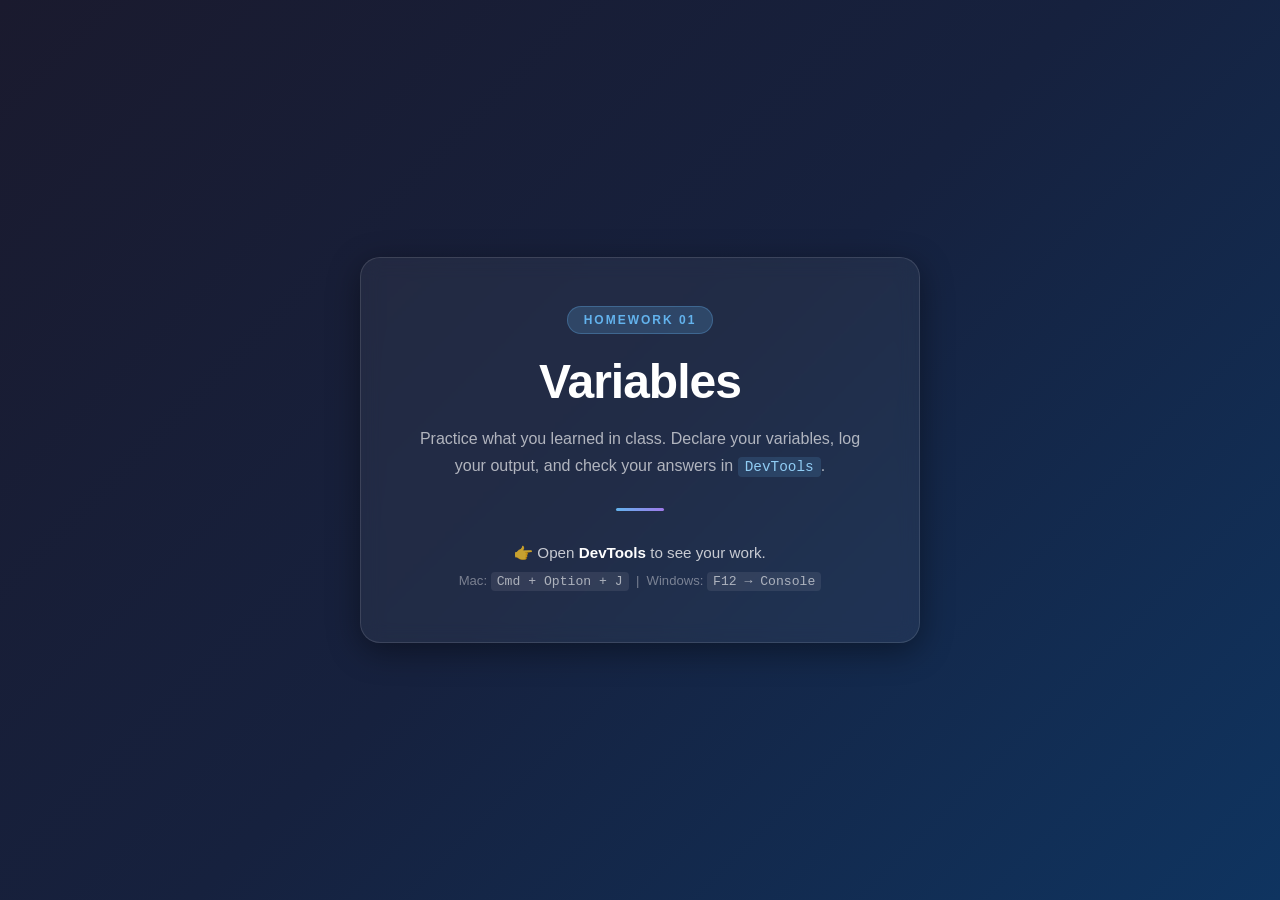
<file: 01_variables/homework/mentee/index.html>
<!DOCTYPE html>
<html lang="en">
  <head>
    <meta charset="UTF-8" />
    <meta name="viewport" content="width=device-width, initial-scale=1.0" />
    <title>JS Fundamentals — Variables | Homework</title>
    <link rel="stylesheet" href="style.css" />
  </head>
  <body>

    <div class="card">
      <span class="badge">Homework 01</span>
      <h1>Variables</h1>
      <p class="subtitle">
        Practice what you learned in class. Declare your variables,
        log your output, and check your answers in <code>DevTools</code>.
      </p>
      <div class="divider"></div>
      <p class="instruction">
        👉 Open <strong>DevTools</strong> to see your work.
        <br />
        <span class="shortcut">Mac: <code>Cmd + Option + J</code> &nbsp;|&nbsp; Windows: <code>F12 → Console</code></span>
      </p>
    </div>

    <script src="app.js"></script>

  </body>
</html>
</file>
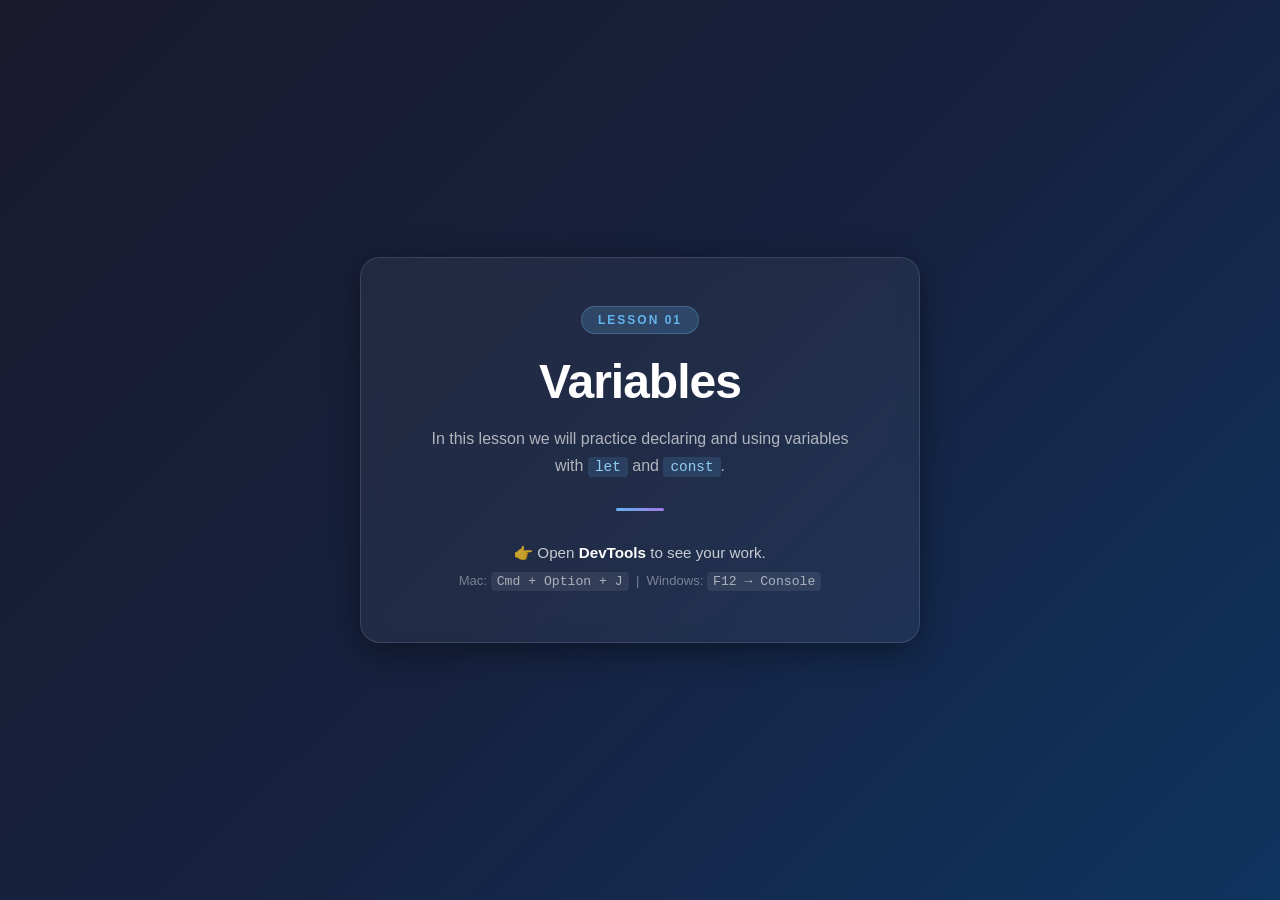
<file: 01_variables/live-class/mentee/index.html>
<!doctype html>
<html lang="en">
  <head>
    <meta charset="UTF-8" />
    <meta name="viewport" content="width=device-width, initial-scale=1.0" />
    <title>JS Fundamentals — Variables</title>
    <link rel="stylesheet" href="style.css" />
  </head>
  <body>
    <div class="card">
      <span class="badge">Lesson 01</span>
      <h1>Variables</h1>
      <p class="subtitle">
        In this lesson we will practice declaring and using variables with
        <code>let</code> and <code>const</code>.
      </p>
      <div class="divider"></div>
      <p class="instruction">
        👉 Open <strong>DevTools</strong> to see your work.
        <br />
        <span class="shortcut"
          >Mac: <code>Cmd + Option + J</code> &nbsp;|&nbsp; Windows:
          <code>F12 → Console</code></span
        >
      </p>
    </div>
    <script src="debug.js"></script>
  </body>
</html>
</file>
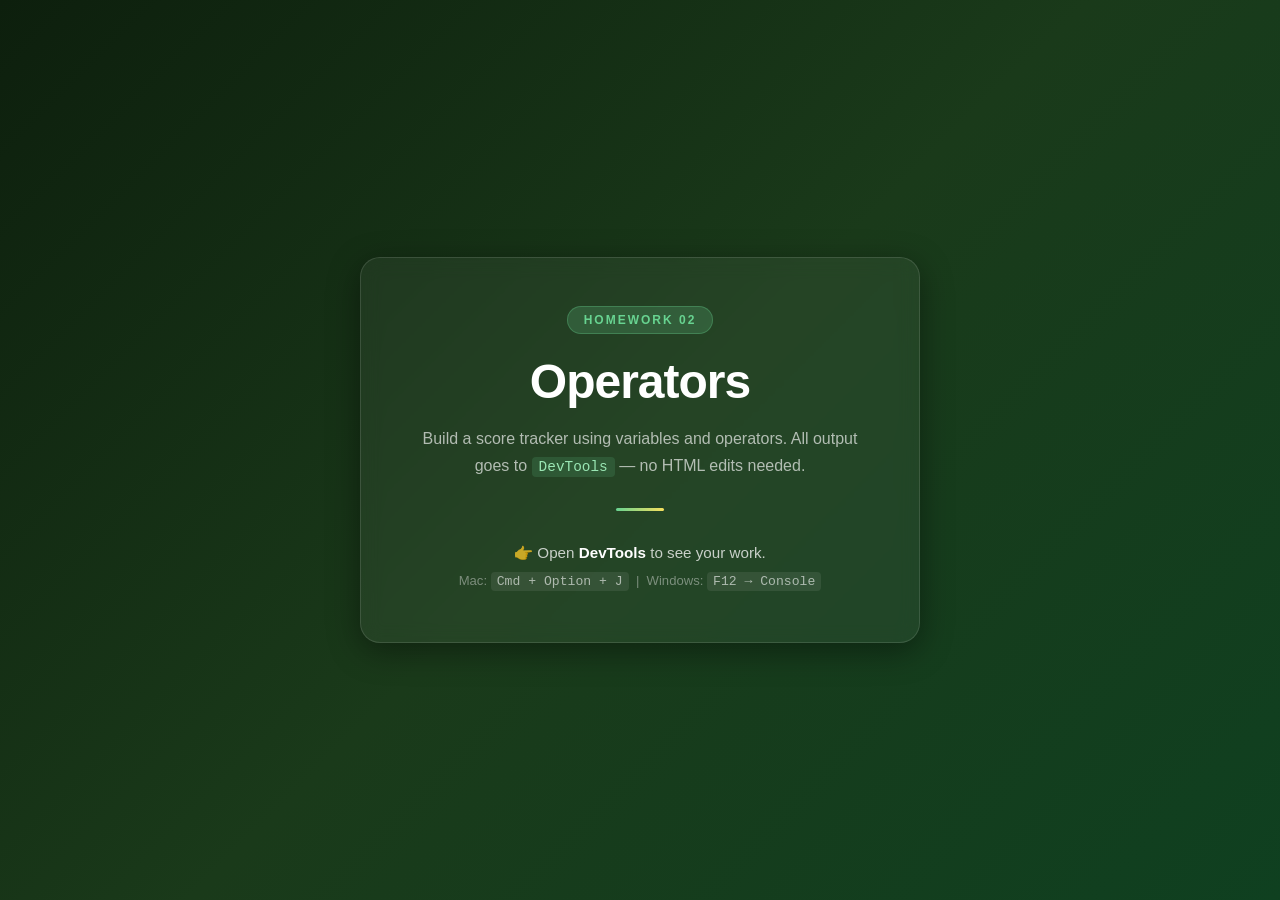
<file: 02_operators/homework/mentee/index.html>
<!DOCTYPE html>
<html lang="en">
  <head>
    <meta charset="UTF-8" />
    <meta name="viewport" content="width=device-width, initial-scale=1.0" />
    <title>JS Fundamentals — Operators | Homework</title>
    <link rel="stylesheet" href="style.css" />
  </head>
  <body>

    <div class="card">
      <span class="badge">Homework 02</span>
      <h1>Operators</h1>
      <p class="subtitle">
        Build a score tracker using variables and operators.
        All output goes to <code>DevTools</code> — no HTML edits needed.
      </p>
      <div class="divider"></div>
      <p class="instruction">
        👉 Open <strong>DevTools</strong> to see your work.
        <br />
        <span class="shortcut">Mac: <code>Cmd + Option + J</code> &nbsp;|&nbsp; Windows: <code>F12 → Console</code></span>
      </p>
    </div>

    <script src="app.js"></script>

  </body>
</html>
</file>
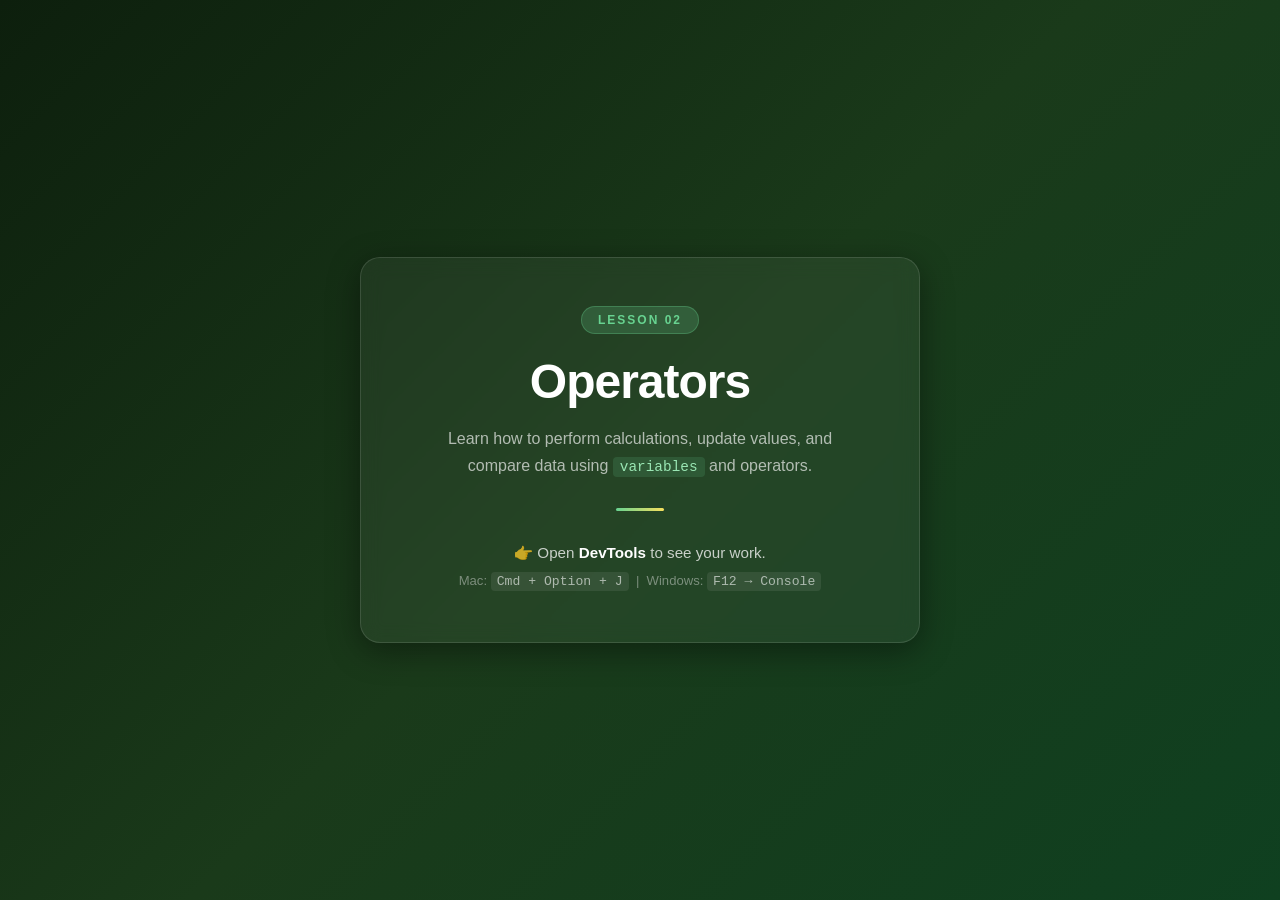
<file: 02_operators/live-class/mentee/index.html>
<!doctype html>
<html lang="en">
  <head>
    <meta charset="UTF-8" />
    <meta name="viewport" content="width=device-width, initial-scale=1.0" />
    <title>JS Fundamentals — Operators</title>
    <link rel="stylesheet" href="style.css" />
  </head>
  <body>
    <div class="card">
      <span class="badge">Lesson 02</span>
      <h1>Operators</h1>
      <p class="subtitle">
        Learn how to perform calculations, update values, and compare data using
        <code>variables</code> and operators.
      </p>
      <div class="divider"></div>
      <p class="instruction">
        👉 Open <strong>DevTools</strong> to see your work.
        <br />
        <span class="shortcut"
          >Mac: <code>Cmd + Option + J</code> &nbsp;|&nbsp; Windows:
          <code>F12 → Console</code></span
        >
      </p>
    </div>

    <script src="debug.js"></script>
  </body>
</html>
</file>
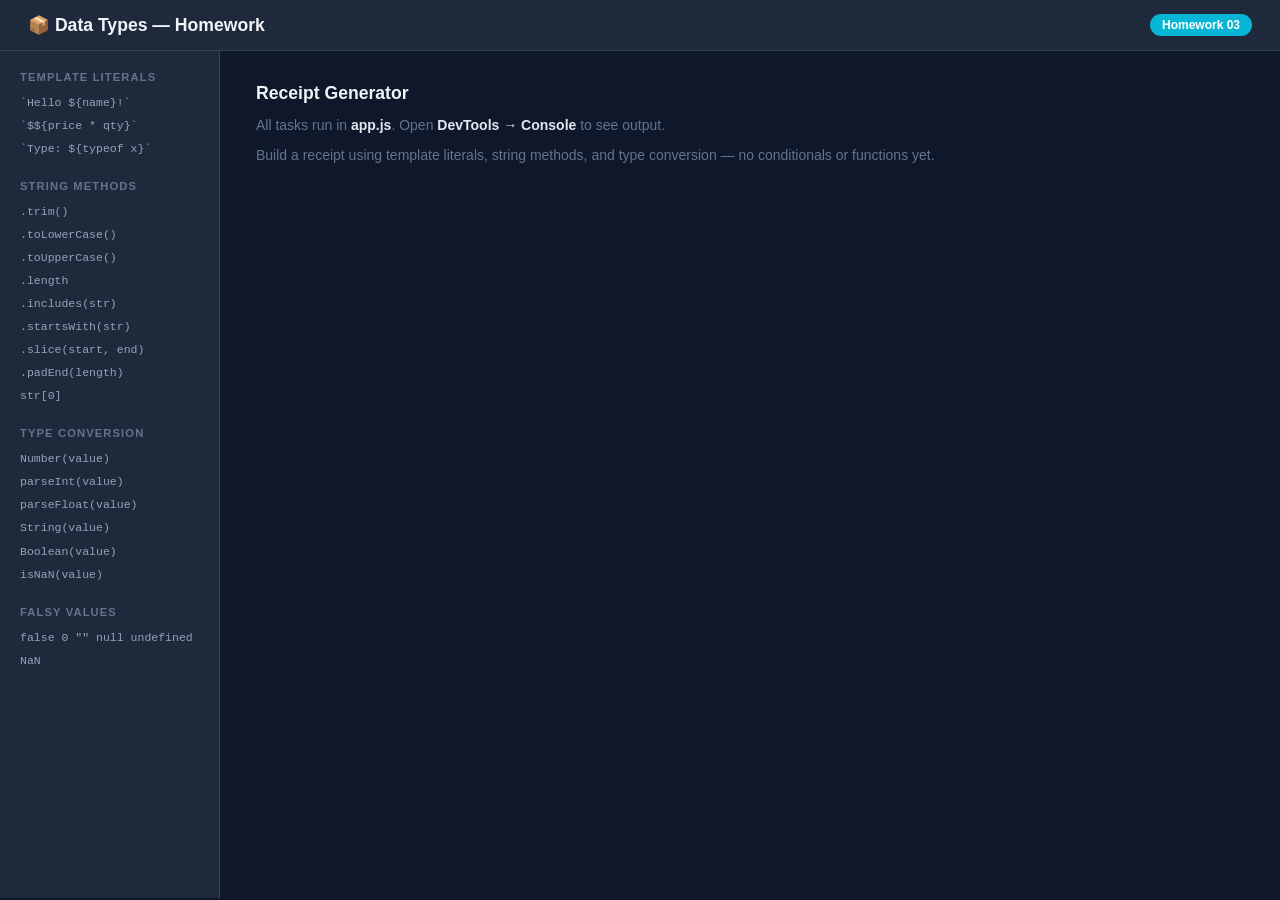
<file: 03_data-types/homework/mentee/index.html>
<!DOCTYPE html>
<html lang="en">
  <head>
    <meta charset="UTF-8" />
    <meta name="viewport" content="width=device-width, initial-scale=1.0" />
    <title>Data Types — Homework</title>
    <link rel="stylesheet" href="style.css" />
  </head>

  <body>
    <header class="site-header">
      <h1>📦 Data Types — Homework</h1>
      <span class="lesson-badge">Homework 03</span>
    </header>

    <div class="hw-layout">

      <aside class="ref-panel">
        <div class="ref-section">
          <h2>Template Literals</h2>
          <code>`Hello ${name}!`</code>
          <code>`$${price * qty}`</code>
          <code>`Type: ${typeof x}`</code>
        </div>
        <div class="ref-section">
          <h2>String Methods</h2>
          <code>.trim()</code>
          <code>.toLowerCase()</code>
          <code>.toUpperCase()</code>
          <code>.length</code>
          <code>.includes(str)</code>
          <code>.startsWith(str)</code>
          <code>.slice(start, end)</code>
          <code>.padEnd(length)</code>
          <code>str[0]</code>
        </div>
        <div class="ref-section">
          <h2>Type Conversion</h2>
          <code>Number(value)</code>
          <code>parseInt(value)</code>
          <code>parseFloat(value)</code>
          <code>String(value)</code>
          <code>Boolean(value)</code>
          <code>isNaN(value)</code>
        </div>
        <div class="ref-section">
          <h2>Falsy Values</h2>
          <code>false  0  ""  null  undefined  NaN</code>
        </div>
      </aside>

      <main class="hw-main">
        <h2>Receipt Generator</h2>
        <p>All tasks run in <strong>app.js</strong>.
           Open <strong>DevTools → Console</strong> to see output.</p>
        <p>Build a receipt using template literals, string methods,
           and type conversion — no conditionals or functions yet.</p>
      </main>
    </div>

    <script src="app.js"></script>
  </body>
</html>
</file>
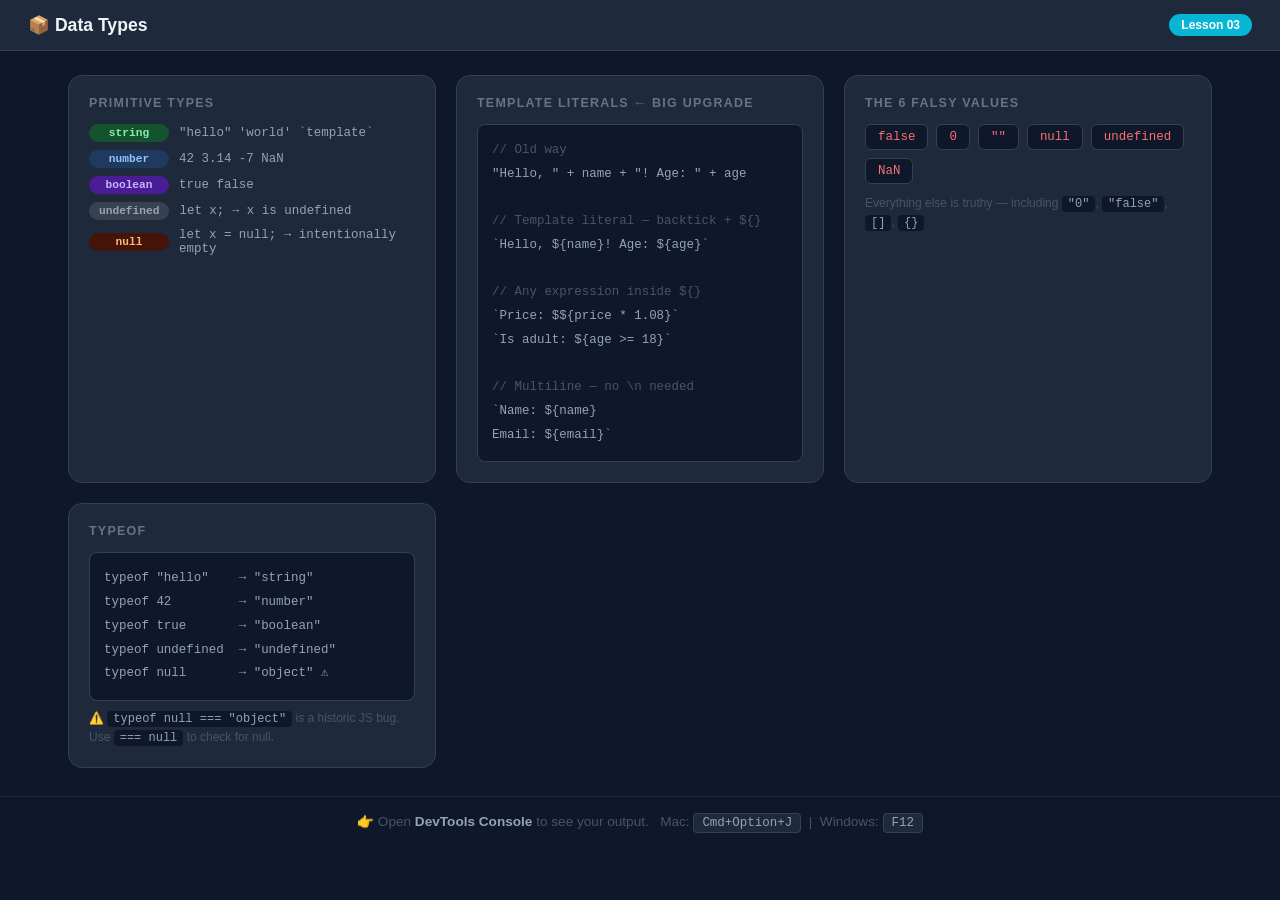
<file: 03_data-types/live-class/mentee/index.html>
<!doctype html>
<html lang="en">
  <head>
    <meta charset="UTF-8" />
    <meta name="viewport" content="width=device-width, initial-scale=1.0" />
    <title>Data Types — Live Class</title>
    <link rel="stylesheet" href="style.css" />
  </head>

  <!--
  ============================================================
  📦  DATA TYPES — USER PROFILE CARD
  ============================================================
  This lesson is console-based.
  Open DevTools (F12 → Console) to see all your output.

  The page is a visual reference while you work in app.js.
  ============================================================
  -->

  <body>
    <header class="site-header">
      <h1>📦 Data Types</h1>
      <span class="lesson-badge">Lesson 03</span>
    </header>

    <div class="ref-layout">
      <div class="ref-card">
        <h2>Primitive Types</h2>
        <div class="type-list">
          <div class="type-row">
            <span class="type-badge string">string</span>
            <code>"hello" 'world' `template`</code>
          </div>
          <div class="type-row">
            <span class="type-badge number">number</span>
            <code>42 3.14 -7 NaN</code>
          </div>
          <div class="type-row">
            <span class="type-badge boolean">boolean</span>
            <code>true false</code>
          </div>
          <div class="type-row">
            <span class="type-badge undefined">undefined</span>
            <code>let x; → x is undefined</code>
          </div>
          <div class="type-row">
            <span class="type-badge null">null</span>
            <code>let x = null; → intentionally empty</code>
          </div>
        </div>
      </div>

      <div class="ref-card">
        <h2>Template Literals ← Big Upgrade</h2>
        <div class="code-block">
          <pre><code><span class="c">// Old way</span>
"Hello, " + name + "! Age: " + age

<span class="c">// Template literal — backtick + ${}</span>
`Hello, ${name}! Age: ${age}`

<span class="c">// Any expression inside ${}</span>
`Price: $${price * 1.08}`
`Is adult: ${age >= 18}`

<span class="c">// Multiline — no \n needed</span>
`Name: ${name}
Email: ${email}`</code></pre>
        </div>
      </div>

      <div class="ref-card">
        <h2>The 6 Falsy Values</h2>
        <div class="falsy-grid">
          <code>false</code>
          <code>0</code>
          <code>""</code>
          <code>null</code>
          <code>undefined</code>
          <code>NaN</code>
        </div>
        <p class="ref-note">
          Everything else is truthy — including <code>"0"</code>,
          <code>"false"</code>, <code>[]</code>, <code>{}</code>
        </p>
      </div>

      <div class="ref-card">
        <h2>typeof</h2>
        <div class="code-block">
          <pre><code>typeof "hello"    → "string"
typeof 42         → "number"
typeof true       → "boolean"
typeof undefined  → "undefined"
typeof null       → "object" ⚠️</code></pre>
        </div>
        <p class="ref-note">
          ⚠️ <code>typeof null === "object"</code> is a historic JS bug. Use
          <code>=== null</code> to check for null.
        </p>
      </div>
    </div>

    <div class="console-reminder">
      👉 Open <strong>DevTools Console</strong> to see your output.
      &nbsp;&nbsp;Mac: <code>Cmd+Option+J</code> &nbsp;|&nbsp; Windows:
      <code>F12</code>
    </div>

    <script src="debug.js"></script>
  </body>
</html>
</file>
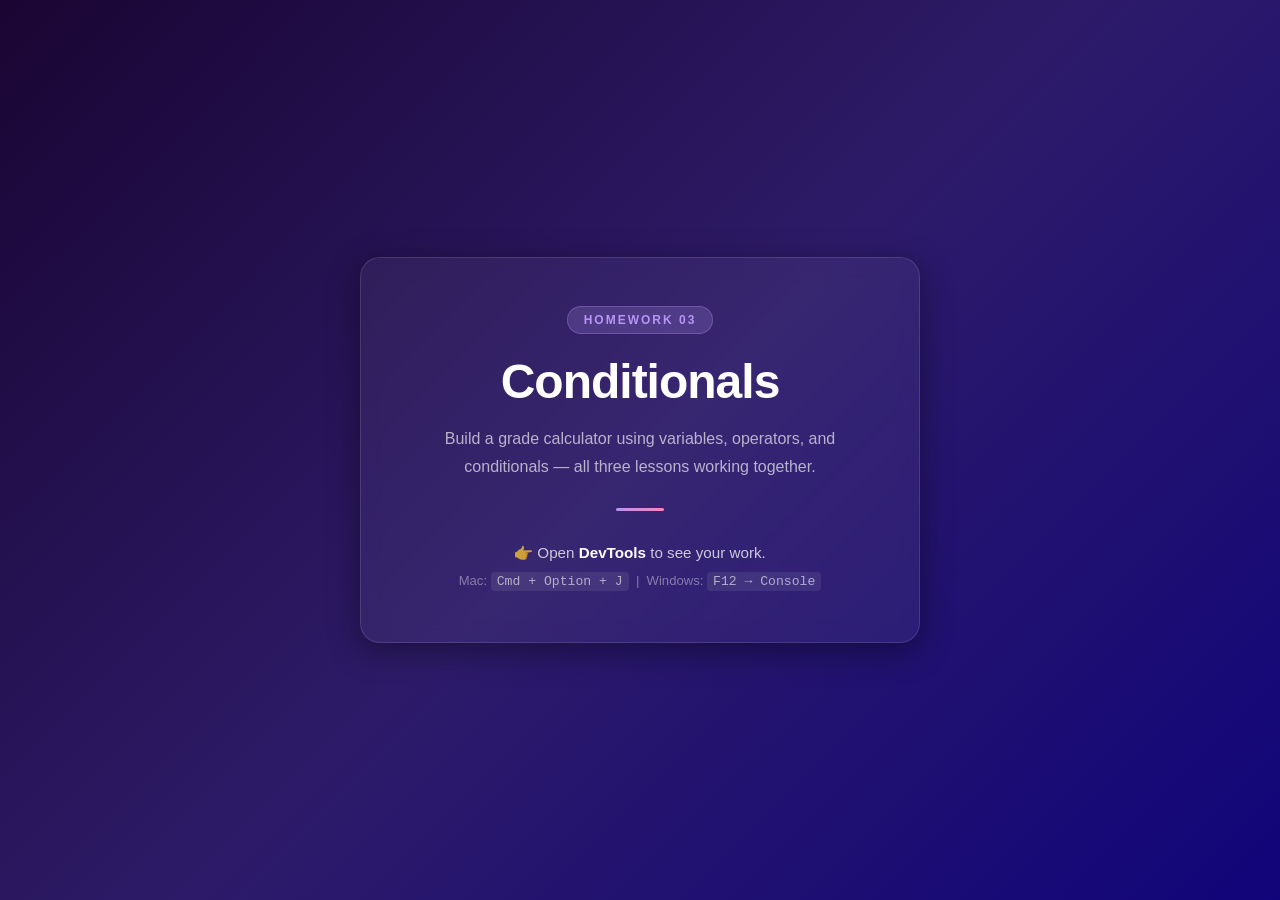
<file: 04_conditionals/homework/mentee/index.html>
<!DOCTYPE html>
<html lang="en">
  <head>
    <meta charset="UTF-8" />
    <meta name="viewport" content="width=device-width, initial-scale=1.0" />
    <title>JS Fundamentals — Conditionals | Homework</title>
    <link rel="stylesheet" href="style.css" />
  </head>
  <body>

    <div class="card">
      <span class="badge">Homework 03</span>
      <h1>Conditionals</h1>
      <p class="subtitle">
        Build a grade calculator using variables, operators,
        and conditionals — all three lessons working together.
      </p>
      <div class="divider"></div>
      <p class="instruction">
        👉 Open <strong>DevTools</strong> to see your work.
        <br />
        <span class="shortcut">Mac: <code>Cmd + Option + J</code> &nbsp;|&nbsp; Windows: <code>F12 → Console</code></span>
      </p>
    </div>

    <script src="app.js"></script>

  </body>
</html>
</file>
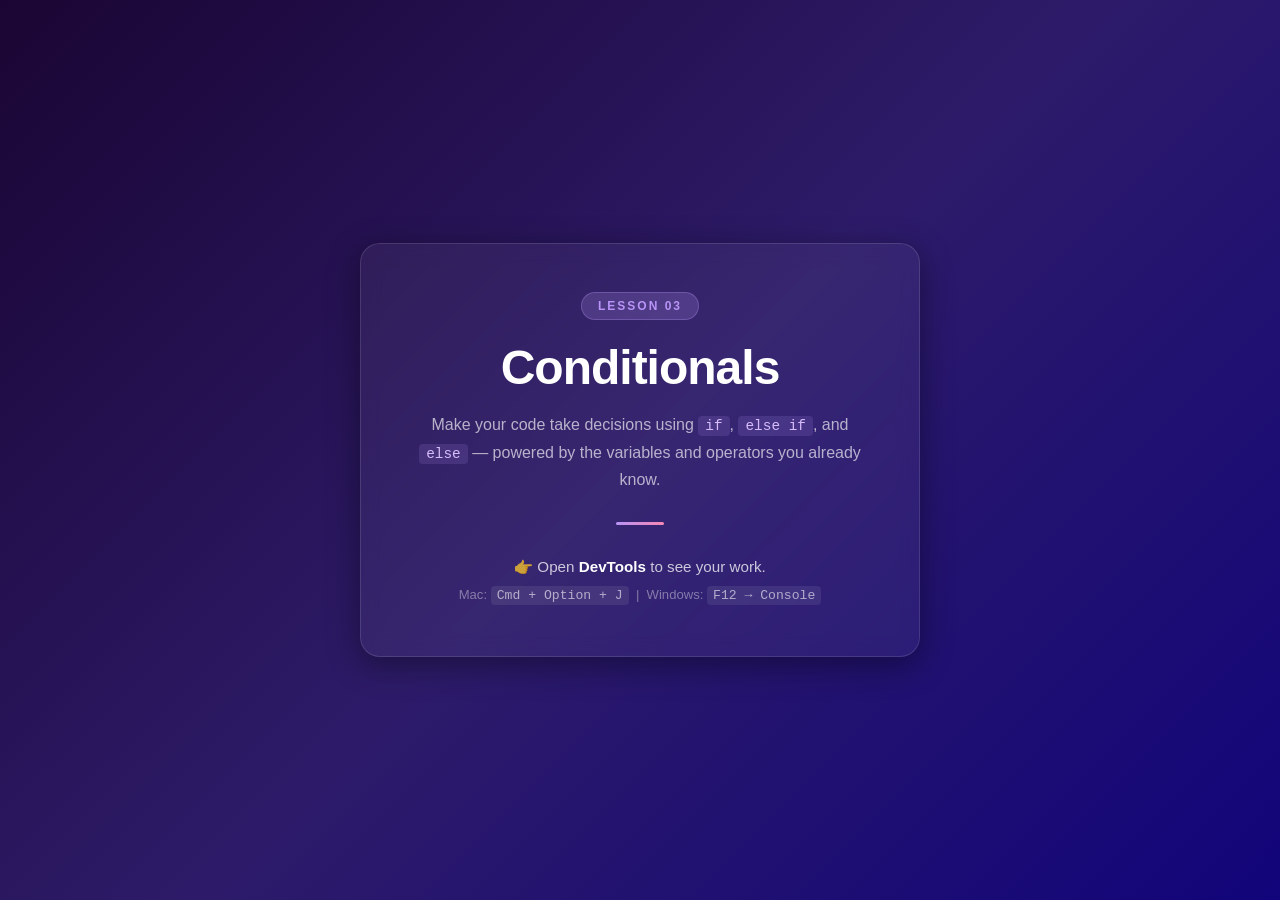
<file: 04_conditionals/live-class/mentee/index.html>
<!doctype html>
<html lang="en">
  <head>
    <meta charset="UTF-8" />
    <meta name="viewport" content="width=device-width, initial-scale=1.0" />
    <title>JS Fundamentals — Conditionals</title>
    <link rel="stylesheet" href="style.css" />
  </head>
  <body>
    <div class="card">
      <span class="badge">Lesson 03</span>
      <h1>Conditionals</h1>
      <p class="subtitle">
        Make your code take decisions using <code>if</code>,
        <code>else if</code>, and <code>else</code> — powered by the variables
        and operators you already know.
      </p>
      <div class="divider"></div>
      <p class="instruction">
        👉 Open <strong>DevTools</strong> to see your work.
        <br />
        <span class="shortcut"
          >Mac: <code>Cmd + Option + J</code> &nbsp;|&nbsp; Windows:
          <code>F12 → Console</code></span
        >
      </p>
    </div>

    <script src="debug.js"></script>
  </body>
</html>
</file>
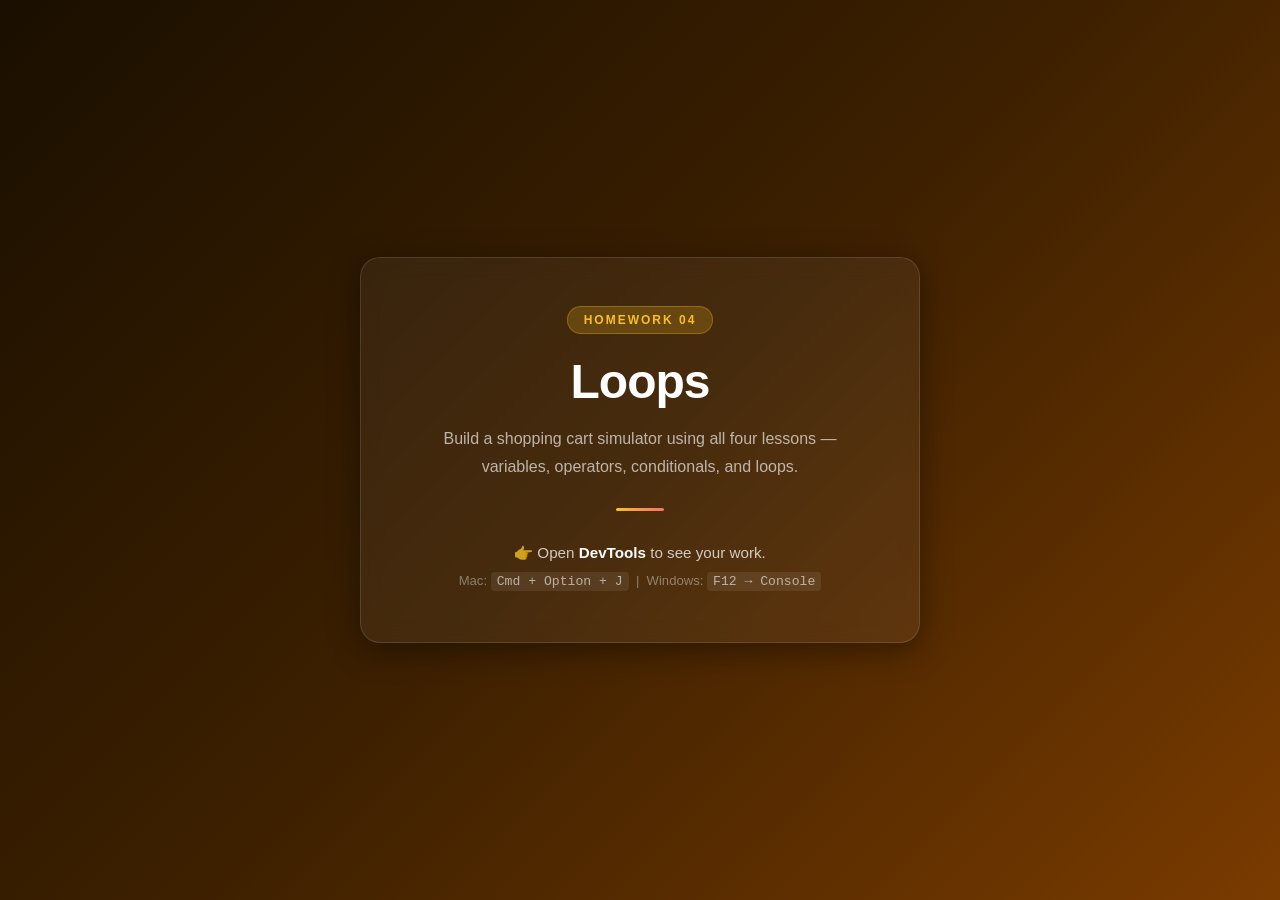
<file: 05_loops/homework/mentee/index.html>
<!DOCTYPE html>
<html lang="en">
  <head>
    <meta charset="UTF-8" />
    <meta name="viewport" content="width=device-width, initial-scale=1.0" />
    <title>JS Fundamentals — Loops | Homework</title>
    <link rel="stylesheet" href="style.css" />
  </head>
  <body>

    <div class="card">
      <span class="badge">Homework 04</span>
      <h1>Loops</h1>
      <p class="subtitle">
        Build a shopping cart simulator using all four lessons —
        variables, operators, conditionals, and loops.
      </p>
      <div class="divider"></div>
      <p class="instruction">
        👉 Open <strong>DevTools</strong> to see your work.
        <br />
        <span class="shortcut">Mac: <code>Cmd + Option + J</code> &nbsp;|&nbsp; Windows: <code>F12 → Console</code></span>
      </p>
    </div>

    <script src="app.js"></script>

  </body>
</html>
</file>
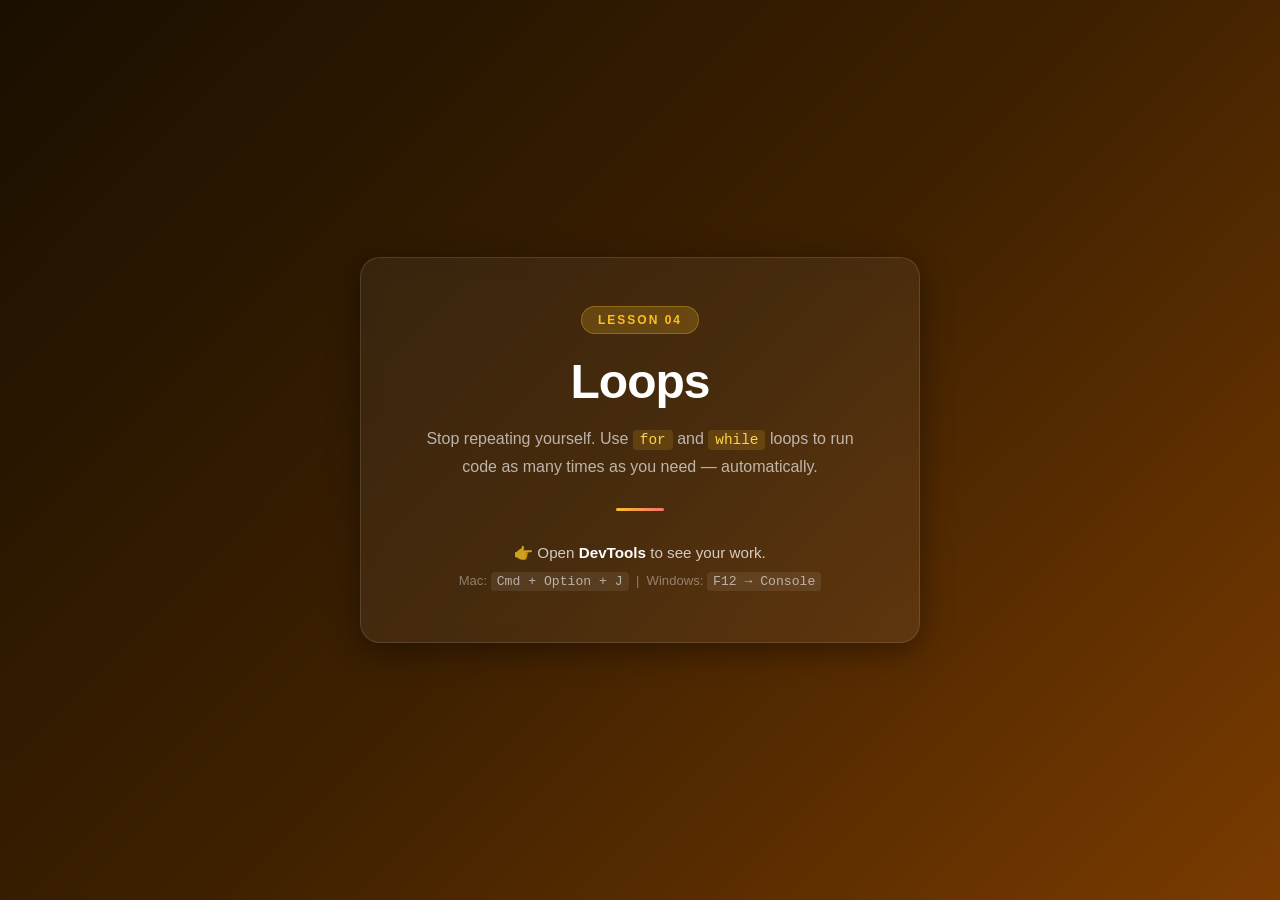
<file: 05_loops/live-class/mentee/index.html>
<!doctype html>
<html lang="en">
  <head>
    <meta charset="UTF-8" />
    <meta name="viewport" content="width=device-width, initial-scale=1.0" />
    <title>JS Fundamentals — Loops</title>
    <link rel="stylesheet" href="style.css" />
  </head>
  <body>
    <div class="card">
      <span class="badge">Lesson 04</span>
      <h1>Loops</h1>
      <p class="subtitle">
        Stop repeating yourself. Use <code>for</code> and <code>while</code>
        loops to run code as many times as you need — automatically.
      </p>
      <div class="divider"></div>
      <p class="instruction">
        👉 Open <strong>DevTools</strong> to see your work.
        <br />
        <span class="shortcut"
          >Mac: <code>Cmd + Option + J</code> &nbsp;|&nbsp; Windows:
          <code>F12 → Console</code></span
        >
      </p>
    </div>

    <script src="debug.js"></script>
  </body>
</html>
</file>
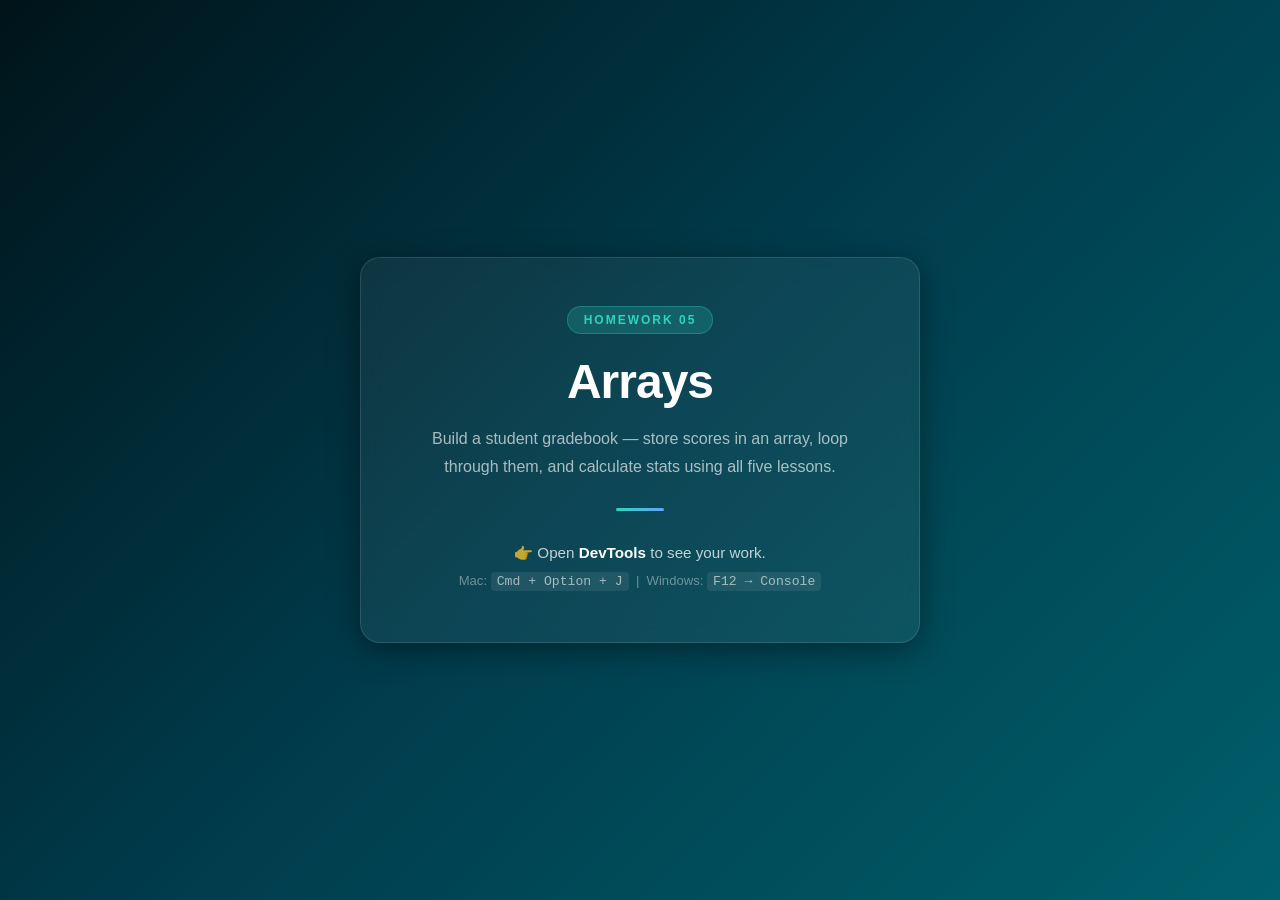
<file: 06_arrays/homework/mentee/index.html>
<!DOCTYPE html>
<html lang="en">
  <head>
    <meta charset="UTF-8" />
    <meta name="viewport" content="width=device-width, initial-scale=1.0" />
    <title>JS Fundamentals — Arrays | Homework</title>
    <link rel="stylesheet" href="style.css" />
  </head>
  <body>

    <div class="card">
      <span class="badge">Homework 05</span>
      <h1>Arrays</h1>
      <p class="subtitle">
        Build a student gradebook — store scores in an array,
        loop through them, and calculate stats using all five lessons.
      </p>
      <div class="divider"></div>
      <p class="instruction">
        👉 Open <strong>DevTools</strong> to see your work.
        <br />
        <span class="shortcut">Mac: <code>Cmd + Option + J</code> &nbsp;|&nbsp; Windows: <code>F12 → Console</code></span>
      </p>
    </div>

    <script src="app.js"></script>

  </body>
</html>
</file>
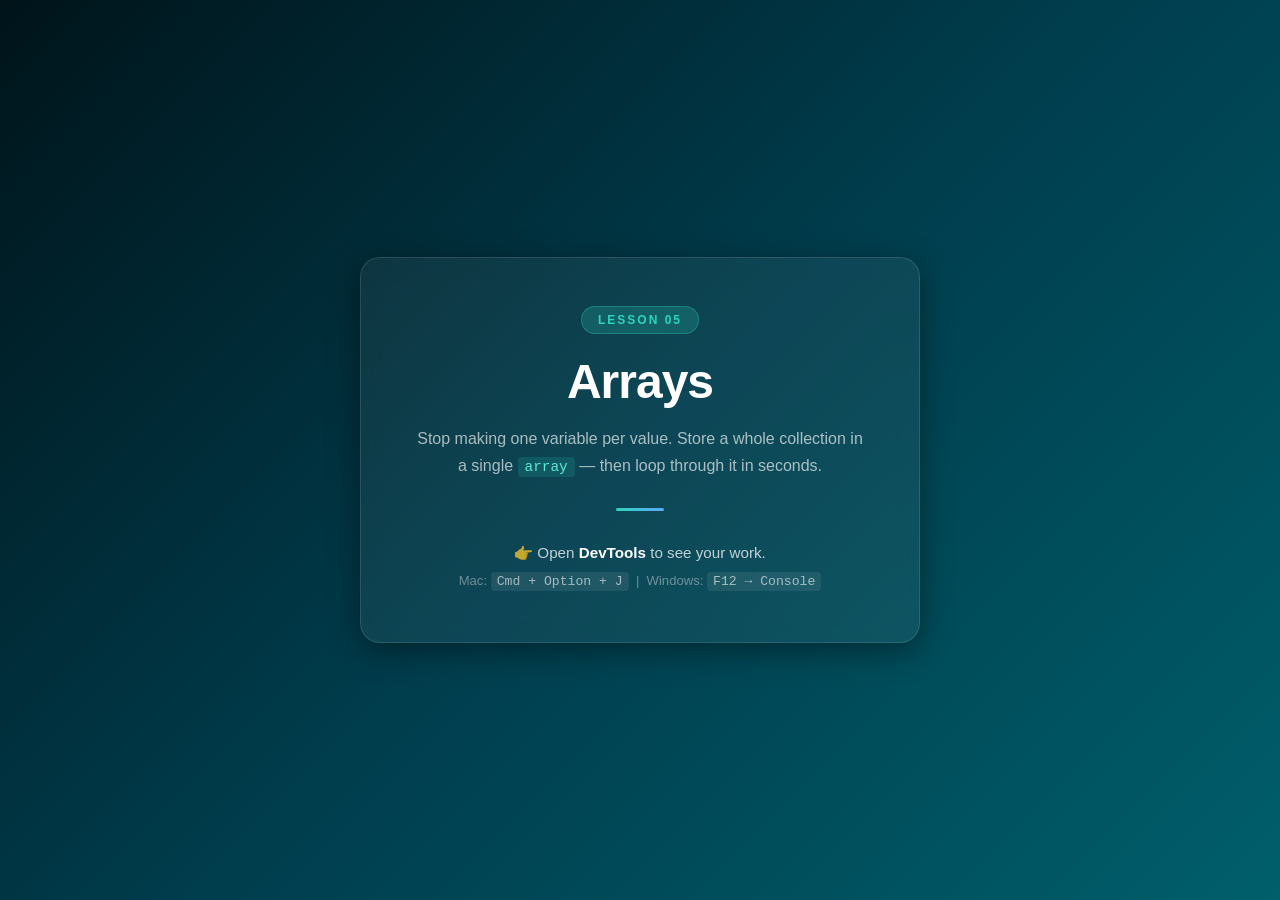
<file: 06_arrays/live-class/mentee/index.html>
<!doctype html>
<html lang="en">
  <head>
    <meta charset="UTF-8" />
    <meta name="viewport" content="width=device-width, initial-scale=1.0" />
    <title>JS Fundamentals — Arrays</title>
    <link rel="stylesheet" href="style.css" />
  </head>
  <body>
    <div class="card">
      <span class="badge">Lesson 05</span>
      <h1>Arrays</h1>
      <p class="subtitle">
        Stop making one variable per value. Store a whole collection in a single
        <code>array</code> — then loop through it in seconds.
      </p>
      <div class="divider"></div>
      <p class="instruction">
        👉 Open <strong>DevTools</strong> to see your work.
        <br />
        <span class="shortcut"
          >Mac: <code>Cmd + Option + J</code> &nbsp;|&nbsp; Windows:
          <code>F12 → Console</code></span
        >
      </p>
    </div>

    <script src="debug.js"></script>
  </body>
</html>
</file>
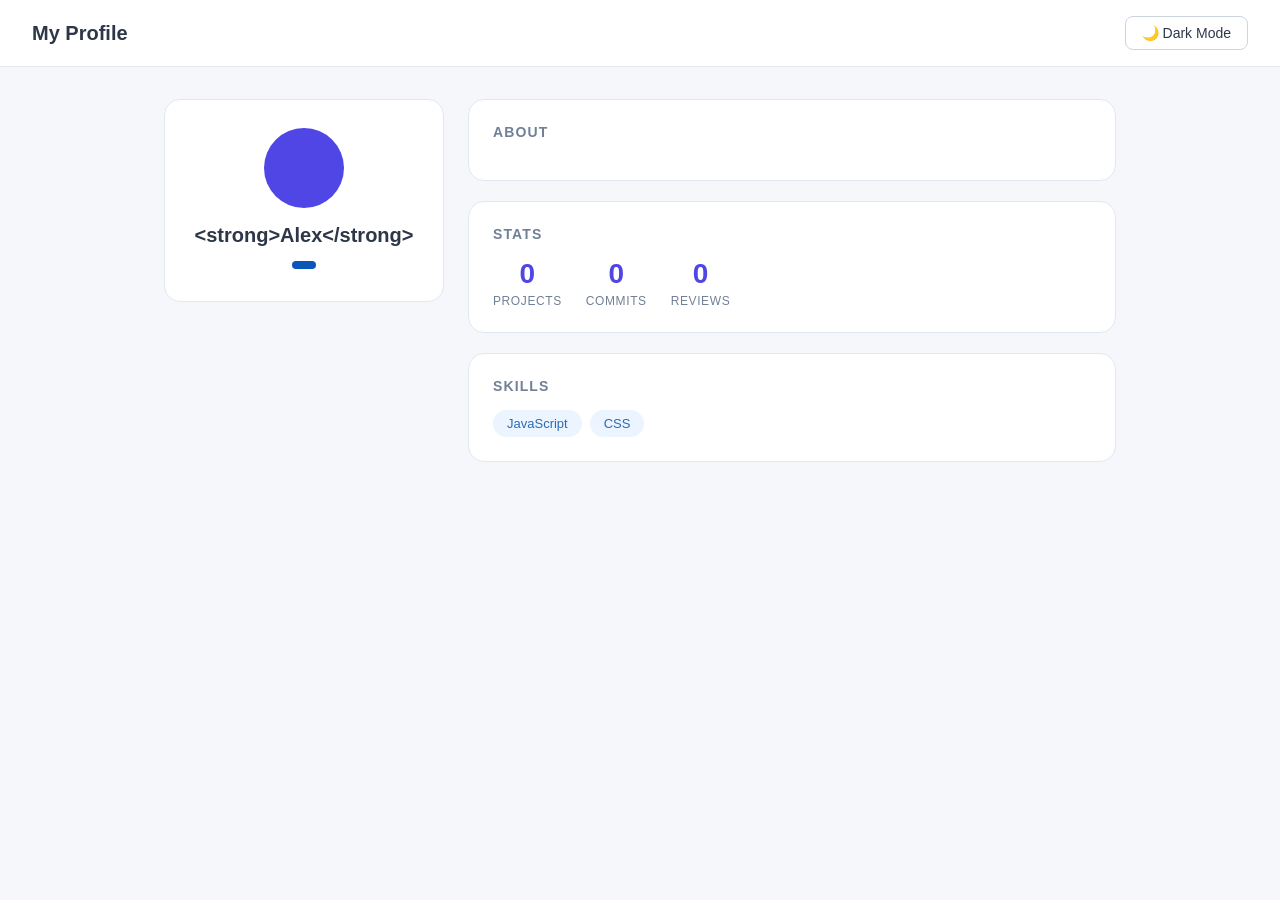
<file: 10_dom_manipulation/live-class/mentee/index.html>
<!doctype html>
<html lang="en">
  <head>
    <meta charset="UTF-8" />
    <meta name="viewport" content="width=device-width, initial-scale=1.0" />
    <title>DOM Manipulation — Live Class</title>
    <link rel="stylesheet" href="style.css" />
  </head>

  <!--
  ============================================================
  🏗️  PAGE STRUCTURE — READ BEFORE YOU START
  ============================================================
  This is a User Profile Page.
  Your JavaScript will select elements from this HTML and
  update them dynamically — no hardcoding text here.

  IMPORTANT: Do NOT add text content directly to these elements.
  Leave them empty or with placeholder text where noted.
  JavaScript will fill everything in.
  ============================================================
  -->

  <body>
    <!-- ✅ STEP 1 — HEADER
         This header holds the page title and a dark mode toggle button.
         The <h1> id="page-title" will be filled by JS.
         The <button> id="theme-btn" triggers dark mode when clicked
         (we'll add the click behavior in Event Listeners lesson —
         for now just style it and log that it exists). -->
    <header class="site-header">
      <h1 id="page-title"></h1>
      <button id="theme-btn">🌙 Dark Mode</button>
    </header>

    <!-- ✅ STEP 2 — MAIN LAYOUT
         A two-column layout: profile card on the left, content on the right. -->
    <main class="layout">
      <!-- ✅ STEP 3 — PROFILE CARD
           Leave all text content empty — JS fills it in. -->
      <aside class="profile-card">
        <div class="avatar" id="avatar">
          <!-- JS will set the initials here -->
        </div>
        <h2 id="user-name"></h2>
        <p id="user-title"></p>
        <p id="user-location"></p>
        <span id="status-badge" class="badge"></span>
      </aside>

      <!-- ✅ STEP 4 — CONTENT AREA -->
      <section class="content">
        <!-- Bio section -->
        <div class="section-block" id="bio-block">
          <h3>About</h3>
          <p id="user-bio"></p>
        </div>

        <!-- Stats section -->
        <div class="section-block" id="stats-block">
          <h3>Stats</h3>
          <div class="stats-row">
            <div class="stat">
              <span class="stat-number" id="stat-projects">0</span>
              <span class="stat-label">Projects</span>
            </div>
            <div class="stat">
              <span class="stat-number" id="stat-commits">0</span>
              <span class="stat-label">Commits</span>
            </div>
            <div class="stat">
              <span class="stat-number" id="stat-reviews">0</span>
              <span class="stat-label">Reviews</span>
            </div>
          </div>
        </div>

        <!-- Skills section — JS will build this list dynamically -->
        <div class="section-block" id="skills-block">
          <h3>Skills</h3>
          <!-- ✅ STEP 5 — SKILLS LIST
               Create a <ul> with id="skills-list"
               Leave it empty — JS will append <li> items to it. -->
          <ul id="skills-list"></ul>
        </div>
      </section>
    </main>

    <script src="debug.js"></script>
  </body>
</html>
</file>
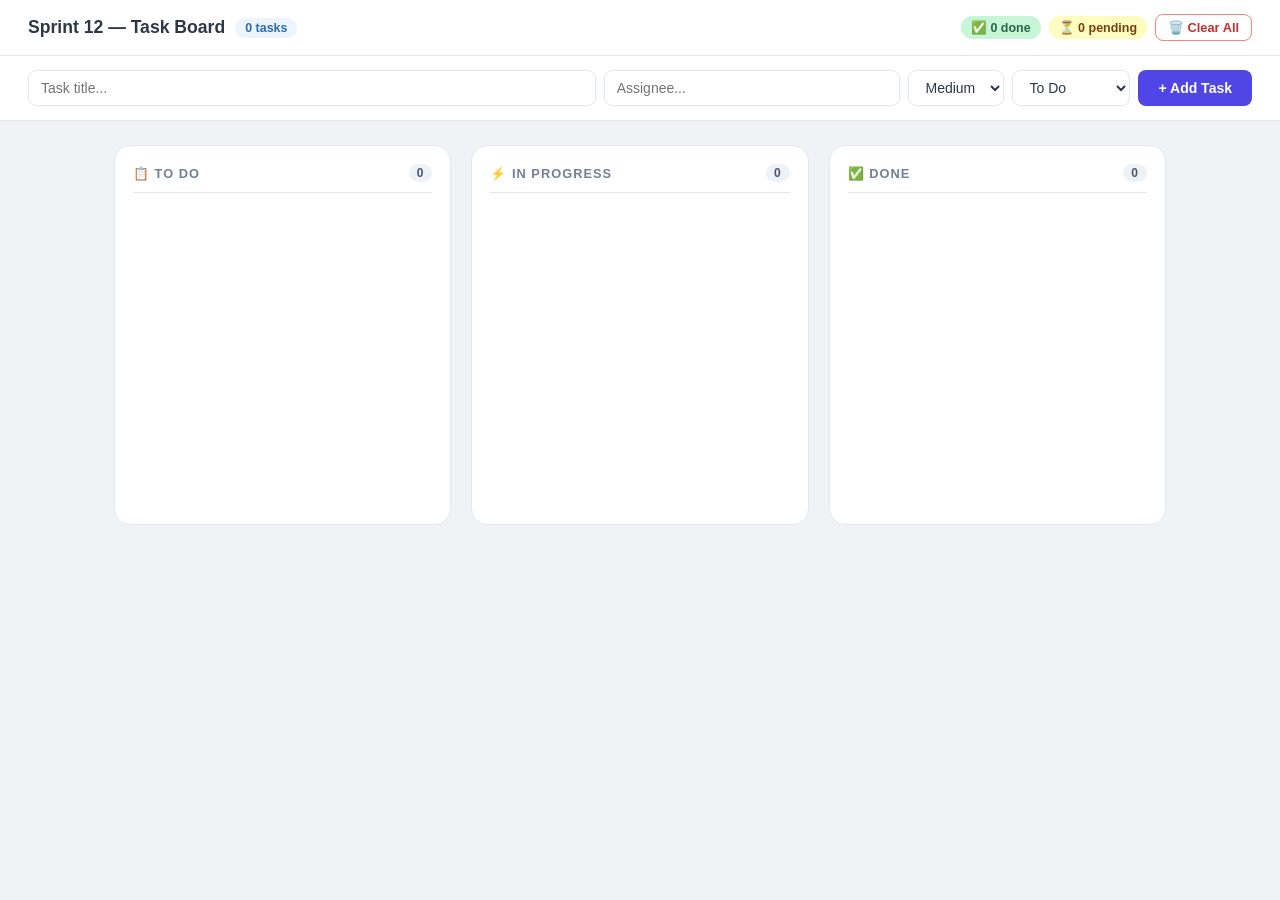
<file: 12_localstorage/homework/mentee/index.html>
<!DOCTYPE html>
<html lang="en">
  <head>
    <meta charset="UTF-8" />
    <meta name="viewport" content="width=device-width, initial-scale=1.0" />
    <title>localStorage — Task Board</title>
    <link rel="stylesheet" href="style.css" />
  </head>

  <!--
  ============================================================
  🏗️  PERSISTENT TASK BOARD
  ============================================================
  The Task Board from Event Listeners — now with persistence.
  Tasks survive a page refresh. Changes are saved automatically.
  ============================================================
  -->

  <body>

    <header class="board-header">
      <div class="header-left">
        <h1 id="board-title">Sprint 12 — Task Board</h1>
        <span id="task-count" class="count-badge">0 tasks</span>
        <span id="save-indicator" class="save-indicator">💾 Saved</span>
      </div>
      <div class="header-right">
        <span id="completed-count" class="stat-pill completed">✅ 0 done</span>
        <span id="pending-count"   class="stat-pill pending">⏳ 0 pending</span>
        <button id="clear-btn" class="clear-btn">🗑️ Clear All</button>
      </div>
    </header>

    <div class="add-task-bar">
      <input type="text"  id="task-title-input"    placeholder="Task title..."   />
      <input type="text"  id="task-assignee-input" placeholder="Assignee..."     />
      <select id="task-priority-input">
        <option value="low">Low</option>
        <option value="medium" selected>Medium</option>
        <option value="high">High</option>
      </select>
      <select id="task-status-input">
        <option value="todo" selected>To Do</option>
        <option value="inprogress">In Progress</option>
        <option value="done">Done</option>
      </select>
      <button id="add-task-btn">+ Add Task</button>
    </div>

    <main class="board">
      <div class="column" id="col-todo">
        <h2 class="column-title">📋 To Do
          <span class="col-count" id="count-todo">0</span>
        </h2>
        <ul class="task-list" id="list-todo"></ul>
      </div>
      <div class="column" id="col-inprogress">
        <h2 class="column-title">⚡ In Progress
          <span class="col-count" id="count-inprogress">0</span>
        </h2>
        <ul class="task-list" id="list-inprogress"></ul>
      </div>
      <div class="column" id="col-done">
        <h2 class="column-title">✅ Done
          <span class="col-count" id="count-done">0</span>
        </h2>
        <ul class="task-list" id="list-done"></ul>
      </div>
    </main>

    <script src="app.js"></script>
  </body>
</html>
</file>
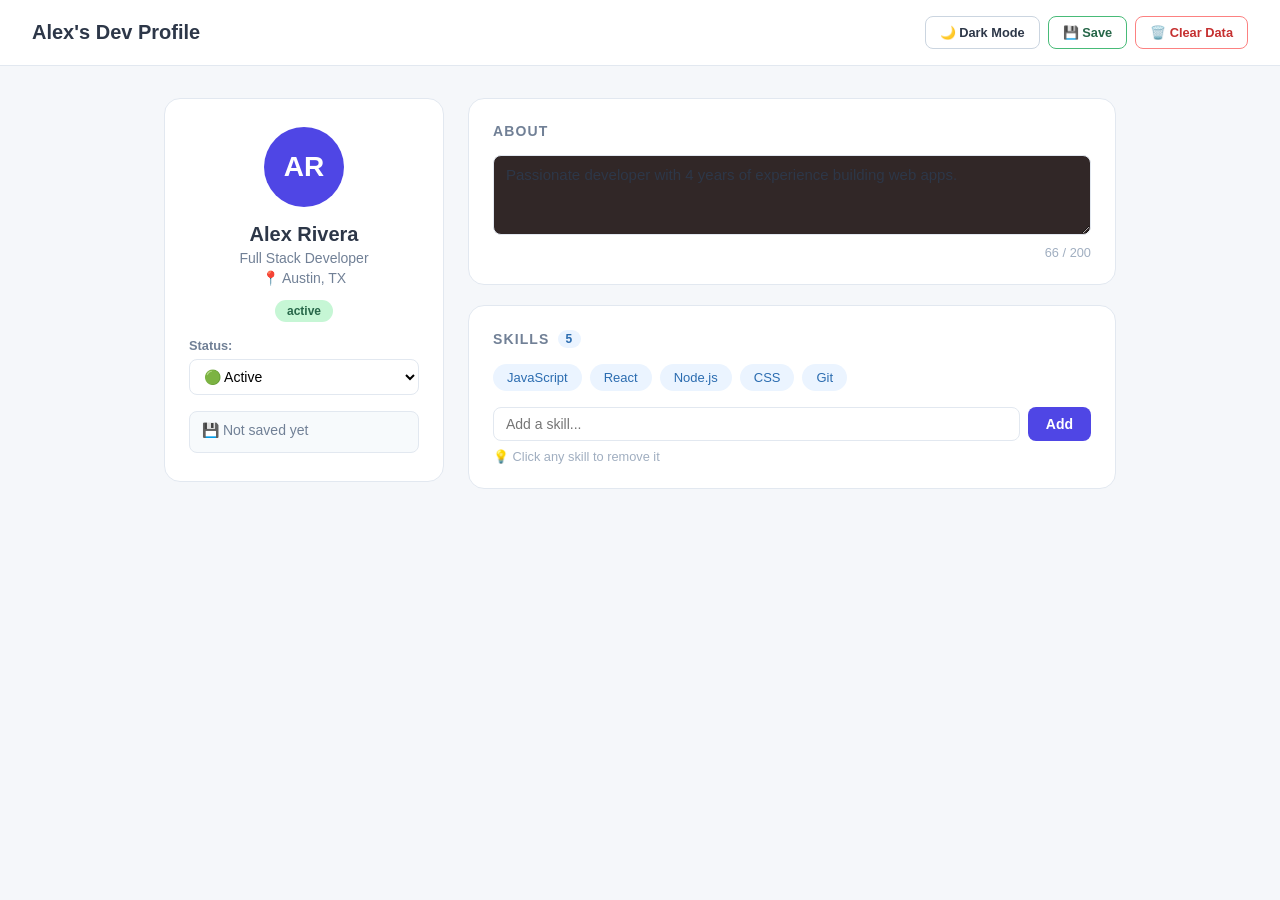
<file: 12_localstorage/live-class/mentee/index.html>
<!doctype html>
<html lang="en">
  <head>
    <meta charset="UTF-8" />
    <meta name="viewport" content="width=device-width, initial-scale=1.0" />
    <title>localStorage — Live Class</title>
    <link rel="stylesheet" href="style.css" />
  </head>

  <!--
  ============================================================
  🏗️  PAGE STRUCTURE
  ============================================================
  This is the Profile Page from DOM Manipulation and
  Event Listeners — now with data persistence.

  After this lesson, refreshing the page will no longer
  wipe everything the user did. Their bio, skills, and
  dark mode preference will survive a browser refresh.
  ============================================================
  -->

  <body>
    <header class="site-header">
      <h1 id="page-title">Alex's Dev Profile</h1>
      <div class="header-actions">
        <button id="theme-btn">🌙 Dark Mode</button>
        <!-- Save and Clear buttons — wired up in app.js -->
        <button id="save-btn" class="btn-save">💾 Save</button>
        <button id="clear-btn" class="btn-clear">🗑️ Clear Data</button>
      </div>
    </header>

    <main class="layout">
      <aside class="profile-card">
        <div class="avatar" id="avatar">AR</div>
        <h2 id="user-name">Alex Rivera</h2>
        <p id="user-title">Full Stack Developer</p>
        <p id="user-location">📍 Austin, TX</p>
        <span id="status-badge" class="badge active">🟢 Active</span>

        <div class="field-group">
          <label for="status-select">Status:</label>
          <select id="status-select">
            <option value="active">🟢 Active</option>
            <option value="away">🟡 Away</option>
            <option value="offline">🔴 Offline</option>
          </select>
        </div>

        <!-- Storage info panel — JS updates this -->
        <div class="storage-info" id="storage-info">
          <p id="storage-status">💾 Not saved yet</p>
        </div>
      </aside>

      <section class="content">
        <div class="section-block">
          <h3>About</h3>
          <textarea
            id="bio-input"
            maxlength="200"
            placeholder="Write a short bio..."
          >
Passionate developer with 4 years of experience building web apps.</textarea
          >
          <p id="char-count" class="char-count">0 / 200</p>
        </div>

        <div class="section-block">
          <h3>Skills <span id="skill-count" class="count-pill">0</span></h3>
          <ul id="skills-list"></ul>
          <form id="add-skill-form" class="add-form">
            <input
              type="text"
              id="skill-input"
              placeholder="Add a skill..."
              autocomplete="off"
            />
            <button type="submit">Add</button>
          </form>
          <p class="hint">💡 Click any skill to remove it</p>
        </div>
      </section>
    </main>

    <script src="app.js"></script>
  </body>
</html>
</file>
<file: 01_variables/homework/mentee/style.css>
/* ============================================================
   JS FUNDAMENTALS — VARIABLES  |  Landing Page Styles
   ============================================================
   This stylesheet is provided for you.
   You do not need to edit anything here.
   All your work for this lesson happens in app.js.
   ============================================================ */

* {
  box-sizing: border-box;
  margin: 0;
  padding: 0;
}

/* Full-page gradient background */
body {
  min-height: 100vh;
  display: flex;
  justify-content: center;
  align-items: center;
  background: linear-gradient(135deg, #1a1a2e 0%, #16213e 50%, #0f3460 100%);
  font-family: "Segoe UI", Tahoma, Geneva, Verdana, sans-serif;
  padding: 24px;
}

/* Centered card */
.card {
  background: rgba(255, 255, 255, 0.05);
  border: 1px solid rgba(255, 255, 255, 0.12);
  backdrop-filter: blur(10px);
  border-radius: 20px;
  padding: 48px 56px;
  max-width: 560px;
  width: 100%;
  text-align: center;
  box-shadow: 0 8px 32px rgba(0, 0, 0, 0.4);
}

/* "Lesson 01" pill */
.badge {
  display: inline-block;
  background: rgba(99, 179, 237, 0.2);
  color: #63b3ed;
  font-size: 0.75rem;
  font-weight: 700;
  letter-spacing: 2px;
  text-transform: uppercase;
  padding: 6px 16px;
  border-radius: 999px;
  border: 1px solid rgba(99, 179, 237, 0.3);
  margin-bottom: 20px;
}

/* Main heading */
h1 {
  font-size: 3rem;
  font-weight: 800;
  color: #ffffff;
  letter-spacing: -1px;
  margin-bottom: 16px;
}

/* Subtitle paragraph */
.subtitle {
  font-size: 1rem;
  color: rgba(255, 255, 255, 0.65);
  line-height: 1.7;
  margin-bottom: 28px;
}

.subtitle code {
  background: rgba(99, 179, 237, 0.15);
  color: #90cdf4;
  padding: 2px 7px;
  border-radius: 4px;
  font-family: "Courier New", Courier, monospace;
  font-size: 0.9rem;
}

/* Horizontal rule */
.divider {
  width: 48px;
  height: 3px;
  background: linear-gradient(90deg, #63b3ed, #9f7aea);
  border-radius: 999px;
  margin: 0 auto 28px auto;
}

/* DevTools instruction */
.instruction {
  font-size: 0.95rem;
  color: rgba(255, 255, 255, 0.75);
  line-height: 1.8;
}

.instruction strong {
  color: #ffffff;
}

/* Keyboard shortcut line */
.shortcut {
  font-size: 0.82rem;
  color: rgba(255, 255, 255, 0.4);
}

.shortcut code {
  background: rgba(255, 255, 255, 0.08);
  color: rgba(255, 255, 255, 0.6);
  padding: 2px 6px;
  border-radius: 4px;
  font-family: "Courier New", Courier, monospace;
}
</file>
<file: 01_variables/live-class/mentee/style.css>
/* ============================================================
   JS FUNDAMENTALS — VARIABLES  |  Landing Page Styles
   ============================================================
   This stylesheet is provided for you.
   You do not need to edit anything here.
   All your work for this lesson happens in app.js.
   ============================================================ */

* {
  box-sizing: border-box;
  margin: 0;
  padding: 0;
}

/* Full-page gradient background */
body {
  min-height: 100vh;
  display: flex;
  justify-content: center;
  align-items: center;
  background: linear-gradient(135deg, #1a1a2e 0%, #16213e 50%, #0f3460 100%);
  font-family: "Segoe UI", Tahoma, Geneva, Verdana, sans-serif;
  padding: 24px;
}

/* Centered card */
.card {
  background: rgba(255, 255, 255, 0.05);
  border: 1px solid rgba(255, 255, 255, 0.12);
  backdrop-filter: blur(10px);
  border-radius: 20px;
  padding: 48px 56px;
  max-width: 560px;
  width: 100%;
  text-align: center;
  box-shadow: 0 8px 32px rgba(0, 0, 0, 0.4);
}

/* "Lesson 01" pill */
.badge {
  display: inline-block;
  background: rgba(99, 179, 237, 0.2);
  color: #63b3ed;
  font-size: 0.75rem;
  font-weight: 700;
  letter-spacing: 2px;
  text-transform: uppercase;
  padding: 6px 16px;
  border-radius: 999px;
  border: 1px solid rgba(99, 179, 237, 0.3);
  margin-bottom: 20px;
}

/* Main heading */
h1 {
  font-size: 3rem;
  font-weight: 800;
  color: #ffffff;
  letter-spacing: -1px;
  margin-bottom: 16px;
}

/* Subtitle paragraph */
.subtitle {
  font-size: 1rem;
  color: rgba(255, 255, 255, 0.65);
  line-height: 1.7;
  margin-bottom: 28px;
}

.subtitle code {
  background: rgba(99, 179, 237, 0.15);
  color: #90cdf4;
  padding: 2px 7px;
  border-radius: 4px;
  font-family: "Courier New", Courier, monospace;
  font-size: 0.9rem;
}

/* Horizontal rule */
.divider {
  width: 48px;
  height: 3px;
  background: linear-gradient(90deg, #63b3ed, #9f7aea);
  border-radius: 999px;
  margin: 0 auto 28px auto;
}

/* DevTools instruction */
.instruction {
  font-size: 0.95rem;
  color: rgba(255, 255, 255, 0.75);
  line-height: 1.8;
}

.instruction strong {
  color: #ffffff;
}

/* Keyboard shortcut line */
.shortcut {
  font-size: 0.82rem;
  color: rgba(255, 255, 255, 0.4);
}

.shortcut code {
  background: rgba(255, 255, 255, 0.08);
  color: rgba(255, 255, 255, 0.6);
  padding: 2px 6px;
  border-radius: 4px;
  font-family: "Courier New", Courier, monospace;
}
</file>
<file: 02_operators/homework/mentee/style.css>
/* ============================================================
   JS FUNDAMENTALS — OPERATORS  |  Landing Page Styles
   ============================================================
   This stylesheet is provided for you.
   You do not need to edit anything here.
   All your work for this lesson happens in app.js.
   ============================================================ */

* {
  box-sizing: border-box;
  margin: 0;
  padding: 0;
}

body {
  min-height: 100vh;
  display: flex;
  justify-content: center;
  align-items: center;
  background: linear-gradient(135deg, #0d1f0d 0%, #1a3a1a 50%, #0f4020 100%);
  font-family: "Segoe UI", Tahoma, Geneva, Verdana, sans-serif;
  padding: 24px;
}

.card {
  background: rgba(255, 255, 255, 0.05);
  border: 1px solid rgba(255, 255, 255, 0.12);
  backdrop-filter: blur(10px);
  border-radius: 20px;
  padding: 48px 56px;
  max-width: 560px;
  width: 100%;
  text-align: center;
  box-shadow: 0 8px 32px rgba(0, 0, 0, 0.4);
}

.badge {
  display: inline-block;
  background: rgba(104, 211, 145, 0.2);
  color: #68d391;
  font-size: 0.75rem;
  font-weight: 700;
  letter-spacing: 2px;
  text-transform: uppercase;
  padding: 6px 16px;
  border-radius: 999px;
  border: 1px solid rgba(104, 211, 145, 0.3);
  margin-bottom: 20px;
}

h1 {
  font-size: 3rem;
  font-weight: 800;
  color: #ffffff;
  letter-spacing: -1px;
  margin-bottom: 16px;
}

.subtitle {
  font-size: 1rem;
  color: rgba(255, 255, 255, 0.65);
  line-height: 1.7;
  margin-bottom: 28px;
}

.subtitle code {
  background: rgba(104, 211, 145, 0.15);
  color: #9ae6b4;
  padding: 2px 7px;
  border-radius: 4px;
  font-family: "Courier New", Courier, monospace;
  font-size: 0.9rem;
}

.divider {
  width: 48px;
  height: 3px;
  background: linear-gradient(90deg, #68d391, #f6e05e);
  border-radius: 999px;
  margin: 0 auto 28px auto;
}

.instruction {
  font-size: 0.95rem;
  color: rgba(255, 255, 255, 0.75);
  line-height: 1.8;
}

.instruction strong {
  color: #ffffff;
}

.shortcut {
  font-size: 0.82rem;
  color: rgba(255, 255, 255, 0.4);
}

.shortcut code {
  background: rgba(255, 255, 255, 0.08);
  color: rgba(255, 255, 255, 0.6);
  padding: 2px 6px;
  border-radius: 4px;
  font-family: "Courier New", Courier, monospace;
}
</file>
<file: 02_operators/live-class/mentee/style.css>
/* ============================================================
   JS FUNDAMENTALS — OPERATORS  |  Landing Page Styles
   ============================================================
   This stylesheet is provided for you.
   You do not need to edit anything here.
   All your work for this lesson happens in app.js.
   ============================================================ */

* {
  box-sizing: border-box;
  margin: 0;
  padding: 0;
}

body {
  min-height: 100vh;
  display: flex;
  justify-content: center;
  align-items: center;
  background: linear-gradient(135deg, #0d1f0d 0%, #1a3a1a 50%, #0f4020 100%);
  font-family: "Segoe UI", Tahoma, Geneva, Verdana, sans-serif;
  padding: 24px;
}

.card {
  background: rgba(255, 255, 255, 0.05);
  border: 1px solid rgba(255, 255, 255, 0.12);
  backdrop-filter: blur(10px);
  border-radius: 20px;
  padding: 48px 56px;
  max-width: 560px;
  width: 100%;
  text-align: center;
  box-shadow: 0 8px 32px rgba(0, 0, 0, 0.4);
}

.badge {
  display: inline-block;
  background: rgba(104, 211, 145, 0.2);
  color: #68d391;
  font-size: 0.75rem;
  font-weight: 700;
  letter-spacing: 2px;
  text-transform: uppercase;
  padding: 6px 16px;
  border-radius: 999px;
  border: 1px solid rgba(104, 211, 145, 0.3);
  margin-bottom: 20px;
}

h1 {
  font-size: 3rem;
  font-weight: 800;
  color: #ffffff;
  letter-spacing: -1px;
  margin-bottom: 16px;
}

.subtitle {
  font-size: 1rem;
  color: rgba(255, 255, 255, 0.65);
  line-height: 1.7;
  margin-bottom: 28px;
}

.subtitle code {
  background: rgba(104, 211, 145, 0.15);
  color: #9ae6b4;
  padding: 2px 7px;
  border-radius: 4px;
  font-family: "Courier New", Courier, monospace;
  font-size: 0.9rem;
}

.divider {
  width: 48px;
  height: 3px;
  background: linear-gradient(90deg, #68d391, #f6e05e);
  border-radius: 999px;
  margin: 0 auto 28px auto;
}

.instruction {
  font-size: 0.95rem;
  color: rgba(255, 255, 255, 0.75);
  line-height: 1.8;
}

.instruction strong {
  color: #ffffff;
}

.shortcut {
  font-size: 0.82rem;
  color: rgba(255, 255, 255, 0.4);
}

.shortcut code {
  background: rgba(255, 255, 255, 0.08);
  color: rgba(255, 255, 255, 0.6);
  padding: 2px 6px;
  border-radius: 4px;
  font-family: "Courier New", Courier, monospace;
}
</file>
<file: 03_data-types/homework/mentee/style.css>
/* ============================================================
   DATA TYPES — HOMEWORK  |  Stylesheet
   ============================================================ */

* { box-sizing: border-box; margin: 0; padding: 0; }

body {
  font-family: "Segoe UI", Tahoma, Geneva, Verdana, sans-serif;
  background-color: #0f172a; color: #e2e8f0; min-height: 100vh;
}

.site-header {
  display: flex; justify-content: space-between; align-items: center;
  padding: 14px 28px;
  background-color: #1e293b; border-bottom: 1px solid #334155;
}
.site-header h1 { font-size: 1.1rem; font-weight: 800; color: #f1f5f9; }
.lesson-badge {
  background-color: #06b6d4; color: #fff;
  font-size: 0.75rem; font-weight: 700;
  padding: 4px 12px; border-radius: 999px;
}

.hw-layout {
  display: grid; grid-template-columns: 220px 1fr;
  min-height: calc(100vh - 53px);
}

.ref-panel {
  background-color: #1e293b; border-right: 1px solid #334155;
  padding: 20px; display: flex; flex-direction: column; gap: 20px;
}

.ref-section h2 {
  font-size: 0.7rem; font-weight: 700; color: #64748b;
  text-transform: uppercase; letter-spacing: 0.1em; margin-bottom: 8px;
}
.ref-section code {
  display: block; font-family: "Courier New", monospace;
  font-size: 0.72rem; color: #94a3b8; line-height: 2;
}

.hw-main { padding: 32px 36px; }
.hw-main h2 { font-size: 1.1rem; font-weight: 800; color: #f1f5f9; margin-bottom: 10px; }
.hw-main p  { font-size: 0.875rem; color: #64748b; line-height: 1.7; margin-bottom: 6px; }
.hw-main strong { color: #e2e8f0; }

@media (max-width: 768px) {
  .hw-layout { grid-template-columns: 1fr; }
}
</file>
<file: 03_data-types/live-class/mentee/style.css>
/* ============================================================
   DATA TYPES — LIVE CLASS  |  Stylesheet
   ============================================================ */

* { box-sizing: border-box; margin: 0; padding: 0; }

body {
  font-family: "Segoe UI", Tahoma, Geneva, Verdana, sans-serif;
  background-color: #0f172a;
  color: #e2e8f0;
  min-height: 100vh;
}

.site-header {
  display: flex; justify-content: space-between; align-items: center;
  padding: 14px 28px;
  background-color: #1e293b;
  border-bottom: 1px solid #334155;
}
.site-header h1 { font-size: 1.1rem; font-weight: 800; color: #f1f5f9; }

.lesson-badge {
  background-color: #06b6d4;
  color: #fff; font-size: 0.75rem; font-weight: 700;
  padding: 4px 12px; border-radius: 999px;
}

.ref-layout {
  display: grid;
  grid-template-columns: repeat(auto-fill, minmax(320px, 1fr));
  gap: 20px;
  padding: 24px 28px;
  max-width: 1200px;
  margin: 0 auto;
}

.ref-card {
  background-color: #1e293b;
  border: 1px solid #334155;
  border-radius: 14px;
  padding: 20px;
}

.ref-card h2 {
  font-size: 0.78rem; font-weight: 700;
  text-transform: uppercase; letter-spacing: 0.1em;
  color: #64748b; margin-bottom: 14px;
}

.type-list { display: flex; flex-direction: column; gap: 8px; }
.type-row { display: flex; align-items: center; gap: 10px; }

.type-badge {
  font-size: 0.7rem; font-weight: 700;
  padding: 3px 10px; border-radius: 999px;
  min-width: 80px; text-align: center;
  font-family: "Courier New", monospace;
}
.type-badge.string    { background-color: #14532d; color: #86efac; }
.type-badge.number    { background-color: #1e3a5f; color: #93c5fd; }
.type-badge.boolean   { background-color: #4a1d96; color: #c4b5fd; }
.type-badge.undefined { background-color: #374151; color: #9ca3af; }
.type-badge.null      { background-color: #431407; color: #fdba74; }

.type-row code {
  font-family: "Courier New", monospace;
  font-size: 0.78rem; color: #94a3b8;
}

.code-block {
  background-color: #0f172a;
  border: 1px solid #334155;
  border-radius: 8px;
  padding: 14px;
  overflow-x: auto;
}
.code-block pre { margin: 0; }
.code-block code {
  font-family: "Courier New", monospace;
  font-size: 0.78rem; color: #94a3b8;
  line-height: 1.9; white-space: pre;
}
.code-block .c { color: #475569; }

.falsy-grid {
  display: flex; flex-wrap: wrap; gap: 8px; margin-bottom: 10px;
}
.falsy-grid code {
  background-color: #0f172a;
  border: 1px solid #334155;
  padding: 5px 12px; border-radius: 6px;
  font-family: "Courier New", monospace;
  font-size: 0.78rem; color: #f87171;
}

.ref-note {
  font-size: 0.75rem; color: #475569; margin-top: 8px; line-height: 1.5;
}
.ref-note code {
  font-family: "Courier New", monospace;
  background-color: #0f172a; padding: 1px 6px;
  border-radius: 4px; color: #94a3b8;
}

.console-reminder {
  text-align: center;
  padding: 16px 28px;
  font-size: 0.85rem; color: #475569;
  border-top: 1px solid #1e293b;
  margin-top: 4px;
}
.console-reminder strong { color: #94a3b8; }
.console-reminder code {
  background-color: #1e293b; border: 1px solid #334155;
  padding: 2px 8px; border-radius: 4px;
  font-family: "Courier New", monospace; font-size: 0.78rem;
  color: #94a3b8;
}
</file>
<file: 04_conditionals/homework/mentee/style.css>
/* ============================================================
   JS FUNDAMENTALS — CONDITIONALS  |  Landing Page Styles
   ============================================================
   This stylesheet is provided for you.
   You do not need to edit anything here.
   All your work for this lesson happens in app.js.
   ============================================================ */

* {
  box-sizing: border-box;
  margin: 0;
  padding: 0;
}

body {
  min-height: 100vh;
  display: flex;
  justify-content: center;
  align-items: center;
  background: linear-gradient(135deg, #1a0533 0%, #2d1b69 50%, #11047a 100%);
  font-family: "Segoe UI", Tahoma, Geneva, Verdana, sans-serif;
  padding: 24px;
}

.card {
  background: rgba(255, 255, 255, 0.05);
  border: 1px solid rgba(255, 255, 255, 0.12);
  backdrop-filter: blur(10px);
  border-radius: 20px;
  padding: 48px 56px;
  max-width: 560px;
  width: 100%;
  text-align: center;
  box-shadow: 0 8px 32px rgba(0, 0, 0, 0.4);
}

.badge {
  display: inline-block;
  background: rgba(183, 148, 246, 0.2);
  color: #b794f6;
  font-size: 0.75rem;
  font-weight: 700;
  letter-spacing: 2px;
  text-transform: uppercase;
  padding: 6px 16px;
  border-radius: 999px;
  border: 1px solid rgba(183, 148, 246, 0.3);
  margin-bottom: 20px;
}

h1 {
  font-size: 3rem;
  font-weight: 800;
  color: #ffffff;
  letter-spacing: -1px;
  margin-bottom: 16px;
}

.subtitle {
  font-size: 1rem;
  color: rgba(255, 255, 255, 0.65);
  line-height: 1.7;
  margin-bottom: 28px;
}

.subtitle code {
  background: rgba(183, 148, 246, 0.15);
  color: #d6bcfa;
  padding: 2px 7px;
  border-radius: 4px;
  font-family: "Courier New", Courier, monospace;
  font-size: 0.9rem;
}

.divider {
  width: 48px;
  height: 3px;
  background: linear-gradient(90deg, #b794f6, #f687b3);
  border-radius: 999px;
  margin: 0 auto 28px auto;
}

.instruction {
  font-size: 0.95rem;
  color: rgba(255, 255, 255, 0.75);
  line-height: 1.8;
}

.instruction strong {
  color: #ffffff;
}

.shortcut {
  font-size: 0.82rem;
  color: rgba(255, 255, 255, 0.4);
}

.shortcut code {
  background: rgba(255, 255, 255, 0.08);
  color: rgba(255, 255, 255, 0.6);
  padding: 2px 6px;
  border-radius: 4px;
  font-family: "Courier New", Courier, monospace;
}
</file>
<file: 04_conditionals/live-class/mentee/style.css>
/* ============================================================
   JS FUNDAMENTALS — CONDITIONALS  |  Landing Page Styles
   ============================================================
   This stylesheet is provided for you.
   You do not need to edit anything here.
   All your work for this lesson happens in app.js.
   ============================================================ */

* {
  box-sizing: border-box;
  margin: 0;
  padding: 0;
}

body {
  min-height: 100vh;
  display: flex;
  justify-content: center;
  align-items: center;
  background: linear-gradient(135deg, #1a0533 0%, #2d1b69 50%, #11047a 100%);
  font-family: "Segoe UI", Tahoma, Geneva, Verdana, sans-serif;
  padding: 24px;
}

.card {
  background: rgba(255, 255, 255, 0.05);
  border: 1px solid rgba(255, 255, 255, 0.12);
  backdrop-filter: blur(10px);
  border-radius: 20px;
  padding: 48px 56px;
  max-width: 560px;
  width: 100%;
  text-align: center;
  box-shadow: 0 8px 32px rgba(0, 0, 0, 0.4);
}

.badge {
  display: inline-block;
  background: rgba(183, 148, 246, 0.2);
  color: #b794f6;
  font-size: 0.75rem;
  font-weight: 700;
  letter-spacing: 2px;
  text-transform: uppercase;
  padding: 6px 16px;
  border-radius: 999px;
  border: 1px solid rgba(183, 148, 246, 0.3);
  margin-bottom: 20px;
}

h1 {
  font-size: 3rem;
  font-weight: 800;
  color: #ffffff;
  letter-spacing: -1px;
  margin-bottom: 16px;
}

.subtitle {
  font-size: 1rem;
  color: rgba(255, 255, 255, 0.65);
  line-height: 1.7;
  margin-bottom: 28px;
}

.subtitle code {
  background: rgba(183, 148, 246, 0.15);
  color: #d6bcfa;
  padding: 2px 7px;
  border-radius: 4px;
  font-family: "Courier New", Courier, monospace;
  font-size: 0.9rem;
}

.divider {
  width: 48px;
  height: 3px;
  background: linear-gradient(90deg, #b794f6, #f687b3);
  border-radius: 999px;
  margin: 0 auto 28px auto;
}

.instruction {
  font-size: 0.95rem;
  color: rgba(255, 255, 255, 0.75);
  line-height: 1.8;
}

.instruction strong {
  color: #ffffff;
}

.shortcut {
  font-size: 0.82rem;
  color: rgba(255, 255, 255, 0.4);
}

.shortcut code {
  background: rgba(255, 255, 255, 0.08);
  color: rgba(255, 255, 255, 0.6);
  padding: 2px 6px;
  border-radius: 4px;
  font-family: "Courier New", Courier, monospace;
}
</file>
<file: 05_loops/homework/mentee/style.css>
/* ============================================================
   JS FUNDAMENTALS — LOOPS  |  Landing Page Styles
   ============================================================
   This stylesheet is provided for you.
   You do not need to edit anything here.
   All your work for this lesson happens in app.js.
   ============================================================ */

* {
  box-sizing: border-box;
  margin: 0;
  padding: 0;
}

body {
  min-height: 100vh;
  display: flex;
  justify-content: center;
  align-items: center;
  background: linear-gradient(135deg, #1a0f00 0%, #3d2000 50%, #7a3b00 100%);
  font-family: "Segoe UI", Tahoma, Geneva, Verdana, sans-serif;
  padding: 24px;
}

.card {
  background: rgba(255, 255, 255, 0.05);
  border: 1px solid rgba(255, 255, 255, 0.12);
  backdrop-filter: blur(10px);
  border-radius: 20px;
  padding: 48px 56px;
  max-width: 560px;
  width: 100%;
  text-align: center;
  box-shadow: 0 8px 32px rgba(0, 0, 0, 0.4);
}

.badge {
  display: inline-block;
  background: rgba(251, 191, 36, 0.2);
  color: #fbbf24;
  font-size: 0.75rem;
  font-weight: 700;
  letter-spacing: 2px;
  text-transform: uppercase;
  padding: 6px 16px;
  border-radius: 999px;
  border: 1px solid rgba(251, 191, 36, 0.3);
  margin-bottom: 20px;
}

h1 {
  font-size: 3rem;
  font-weight: 800;
  color: #ffffff;
  letter-spacing: -1px;
  margin-bottom: 16px;
}

.subtitle {
  font-size: 1rem;
  color: rgba(255, 255, 255, 0.65);
  line-height: 1.7;
  margin-bottom: 28px;
}

.subtitle code {
  background: rgba(251, 191, 36, 0.15);
  color: #fcd34d;
  padding: 2px 7px;
  border-radius: 4px;
  font-family: "Courier New", Courier, monospace;
  font-size: 0.9rem;
}

.divider {
  width: 48px;
  height: 3px;
  background: linear-gradient(90deg, #fbbf24, #f87171);
  border-radius: 999px;
  margin: 0 auto 28px auto;
}

.instruction {
  font-size: 0.95rem;
  color: rgba(255, 255, 255, 0.75);
  line-height: 1.8;
}

.instruction strong {
  color: #ffffff;
}

.shortcut {
  font-size: 0.82rem;
  color: rgba(255, 255, 255, 0.4);
}

.shortcut code {
  background: rgba(255, 255, 255, 0.08);
  color: rgba(255, 255, 255, 0.6);
  padding: 2px 6px;
  border-radius: 4px;
  font-family: "Courier New", Courier, monospace;
}
</file>
<file: 05_loops/live-class/mentee/style.css>
/* ============================================================
   JS FUNDAMENTALS — LOOPS  |  Landing Page Styles
   ============================================================
   This stylesheet is provided for you.
   You do not need to edit anything here.
   All your work for this lesson happens in app.js.
   ============================================================ */

* {
  box-sizing: border-box;
  margin: 0;
  padding: 0;
}

body {
  min-height: 100vh;
  display: flex;
  justify-content: center;
  align-items: center;
  background: linear-gradient(135deg, #1a0f00 0%, #3d2000 50%, #7a3b00 100%);
  font-family: "Segoe UI", Tahoma, Geneva, Verdana, sans-serif;
  padding: 24px;
}

.card {
  background: rgba(255, 255, 255, 0.05);
  border: 1px solid rgba(255, 255, 255, 0.12);
  backdrop-filter: blur(10px);
  border-radius: 20px;
  padding: 48px 56px;
  max-width: 560px;
  width: 100%;
  text-align: center;
  box-shadow: 0 8px 32px rgba(0, 0, 0, 0.4);
}

.badge {
  display: inline-block;
  background: rgba(251, 191, 36, 0.2);
  color: #fbbf24;
  font-size: 0.75rem;
  font-weight: 700;
  letter-spacing: 2px;
  text-transform: uppercase;
  padding: 6px 16px;
  border-radius: 999px;
  border: 1px solid rgba(251, 191, 36, 0.3);
  margin-bottom: 20px;
}

h1 {
  font-size: 3rem;
  font-weight: 800;
  color: #ffffff;
  letter-spacing: -1px;
  margin-bottom: 16px;
}

.subtitle {
  font-size: 1rem;
  color: rgba(255, 255, 255, 0.65);
  line-height: 1.7;
  margin-bottom: 28px;
}

.subtitle code {
  background: rgba(251, 191, 36, 0.15);
  color: #fcd34d;
  padding: 2px 7px;
  border-radius: 4px;
  font-family: "Courier New", Courier, monospace;
  font-size: 0.9rem;
}

.divider {
  width: 48px;
  height: 3px;
  background: linear-gradient(90deg, #fbbf24, #f87171);
  border-radius: 999px;
  margin: 0 auto 28px auto;
}

.instruction {
  font-size: 0.95rem;
  color: rgba(255, 255, 255, 0.75);
  line-height: 1.8;
}

.instruction strong {
  color: #ffffff;
}

.shortcut {
  font-size: 0.82rem;
  color: rgba(255, 255, 255, 0.4);
}

.shortcut code {
  background: rgba(255, 255, 255, 0.08);
  color: rgba(255, 255, 255, 0.6);
  padding: 2px 6px;
  border-radius: 4px;
  font-family: "Courier New", Courier, monospace;
}
</file>
<file: 06_arrays/homework/mentee/style.css>
/* ============================================================
   JS FUNDAMENTALS — ARRAYS  |  Landing Page Styles
   ============================================================
   This stylesheet is provided for you.
   You do not need to edit anything here.
   All your work for this lesson happens in app.js.
   ============================================================ */

* {
  box-sizing: border-box;
  margin: 0;
  padding: 0;
}

body {
  min-height: 100vh;
  display: flex;
  justify-content: center;
  align-items: center;
  background: linear-gradient(135deg, #00141a 0%, #003d4d 50%, #005f6b 100%);
  font-family: "Segoe UI", Tahoma, Geneva, Verdana, sans-serif;
  padding: 24px;
}

.card {
  background: rgba(255, 255, 255, 0.05);
  border: 1px solid rgba(255, 255, 255, 0.12);
  backdrop-filter: blur(10px);
  border-radius: 20px;
  padding: 48px 56px;
  max-width: 560px;
  width: 100%;
  text-align: center;
  box-shadow: 0 8px 32px rgba(0, 0, 0, 0.4);
}

.badge {
  display: inline-block;
  background: rgba(45, 212, 191, 0.2);
  color: #2dd4bf;
  font-size: 0.75rem;
  font-weight: 700;
  letter-spacing: 2px;
  text-transform: uppercase;
  padding: 6px 16px;
  border-radius: 999px;
  border: 1px solid rgba(45, 212, 191, 0.3);
  margin-bottom: 20px;
}

h1 {
  font-size: 3rem;
  font-weight: 800;
  color: #ffffff;
  letter-spacing: -1px;
  margin-bottom: 16px;
}

.subtitle {
  font-size: 1rem;
  color: rgba(255, 255, 255, 0.65);
  line-height: 1.7;
  margin-bottom: 28px;
}

.subtitle code {
  background: rgba(45, 212, 191, 0.15);
  color: #5eead4;
  padding: 2px 7px;
  border-radius: 4px;
  font-family: "Courier New", Courier, monospace;
  font-size: 0.9rem;
}

.divider {
  width: 48px;
  height: 3px;
  background: linear-gradient(90deg, #2dd4bf, #60a5fa);
  border-radius: 999px;
  margin: 0 auto 28px auto;
}

.instruction {
  font-size: 0.95rem;
  color: rgba(255, 255, 255, 0.75);
  line-height: 1.8;
}

.instruction strong {
  color: #ffffff;
}

.shortcut {
  font-size: 0.82rem;
  color: rgba(255, 255, 255, 0.4);
}

.shortcut code {
  background: rgba(255, 255, 255, 0.08);
  color: rgba(255, 255, 255, 0.6);
  padding: 2px 6px;
  border-radius: 4px;
  font-family: "Courier New", Courier, monospace;
}
</file>
<file: 06_arrays/live-class/mentee/style.css>
/* ============================================================
   JS FUNDAMENTALS — ARRAYS  |  Landing Page Styles
   ============================================================
   This stylesheet is provided for you.
   You do not need to edit anything here.
   All your work for this lesson happens in app.js.
   ============================================================ */

* {
  box-sizing: border-box;
  margin: 0;
  padding: 0;
}

body {
  min-height: 100vh;
  display: flex;
  justify-content: center;
  align-items: center;
  background: linear-gradient(135deg, #00141a 0%, #003d4d 50%, #005f6b 100%);
  font-family: "Segoe UI", Tahoma, Geneva, Verdana, sans-serif;
  padding: 24px;
}

.card {
  background: rgba(255, 255, 255, 0.05);
  border: 1px solid rgba(255, 255, 255, 0.12);
  backdrop-filter: blur(10px);
  border-radius: 20px;
  padding: 48px 56px;
  max-width: 560px;
  width: 100%;
  text-align: center;
  box-shadow: 0 8px 32px rgba(0, 0, 0, 0.4);
}

.badge {
  display: inline-block;
  background: rgba(45, 212, 191, 0.2);
  color: #2dd4bf;
  font-size: 0.75rem;
  font-weight: 700;
  letter-spacing: 2px;
  text-transform: uppercase;
  padding: 6px 16px;
  border-radius: 999px;
  border: 1px solid rgba(45, 212, 191, 0.3);
  margin-bottom: 20px;
}

h1 {
  font-size: 3rem;
  font-weight: 800;
  color: #ffffff;
  letter-spacing: -1px;
  margin-bottom: 16px;
}

.subtitle {
  font-size: 1rem;
  color: rgba(255, 255, 255, 0.65);
  line-height: 1.7;
  margin-bottom: 28px;
}

.subtitle code {
  background: rgba(45, 212, 191, 0.15);
  color: #5eead4;
  padding: 2px 7px;
  border-radius: 4px;
  font-family: "Courier New", Courier, monospace;
  font-size: 0.9rem;
}

.divider {
  width: 48px;
  height: 3px;
  background: linear-gradient(90deg, #2dd4bf, #60a5fa);
  border-radius: 999px;
  margin: 0 auto 28px auto;
}

.instruction {
  font-size: 0.95rem;
  color: rgba(255, 255, 255, 0.75);
  line-height: 1.8;
}

.instruction strong {
  color: #ffffff;
}

.shortcut {
  font-size: 0.82rem;
  color: rgba(255, 255, 255, 0.4);
}

.shortcut code {
  background: rgba(255, 255, 255, 0.08);
  color: rgba(255, 255, 255, 0.6);
  padding: 2px 6px;
  border-radius: 4px;
  font-family: "Courier New", Courier, monospace;
}
</file>
<file: 10_dom_manipulation/live-class/mentee/style.css>
/* ============================================================
   DOM MANIPULATION — LIVE CLASS  |  Stylesheet
   ============================================================
   This CSS is provided and explained below.
   You do not need to edit anything here.
   All your work happens in app.js.
   ============================================================ */

/* --- RESET & BASE --- */
* {
  box-sizing: border-box;
  margin: 0;
  padding: 0;
}

/* Body — light gray background, clean sans-serif font.
   transition: background-color makes the dark mode switch smooth. */
body {
  font-family: "Segoe UI", Tahoma, Geneva, Verdana, sans-serif;
  background-color: #f5f7fa;
  color: #2d3748;
  min-height: 100vh;
  transition:
    background-color 0.3s,
    color 0.3s;
}

/* --- DARK MODE ---
   When JS adds class="dark" to <body>, these rules apply.
   This is how .classList.toggle("dark") works — no inline styles needed. */
body.dark {
  background-color: #1a202c;
  color: #e2e8f0;
}

body.dark .profile-card {
  background-color: #2d3748;
  border-color: #4a5568;
}

body.dark .section-block {
  background-color: #2d3748;
  border-color: #4a5568;
}

body.dark .site-header {
  background-color: #2d3748;
  border-bottom-color: #4a5568;
}

/* --- HEADER --- */
.site-header {
  display: flex;
  justify-content: space-between;
  align-items: center;
  padding: 16px 32px;
  background-color: #ffffff;
  border-bottom: 1px solid #e2e8f0;
  position: sticky;
  top: 0;
  z-index: 10;
}

.site-header h1 {
  font-size: 1.25rem;
  font-weight: 700;
  color: inherit;
}

/* Dark mode toggle button */
#theme-btn {
  background: none;
  border: 1px solid #cbd5e0;
  padding: 8px 16px;
  border-radius: 8px;
  cursor: pointer;
  font-size: 0.875rem;
  color: inherit;
  transition: background-color 0.2s;
}

#theme-btn:hover {
  background-color: rgba(0, 0, 0, 0.05);
}

/* --- MAIN LAYOUT --- */
.layout {
  display: grid;
  grid-template-columns: 280px 1fr;
  gap: 24px;
  max-width: 1000px;
  margin: 32px auto;
  padding: 0 24px;
}

/* --- PROFILE CARD --- */
.profile-card {
  background-color: #ffffff;
  border: 1px solid #e2e8f0;
  border-radius: 16px;
  padding: 28px 24px;
  text-align: center;
  height: fit-content;
  position: sticky;
  top: 80px;
  transition:
    background-color 0.3s,
    border-color 0.3s;
}

/* Avatar circle — JS sets the initials as textContent */
.avatar {
  width: 80px;
  height: 80px;
  border-radius: 50%;
  background-color: #4f46e5;
  color: #ffffff;
  font-size: 1.75rem;
  font-weight: 700;
  display: flex;
  align-items: center;
  justify-content: center;
  margin: 0 auto 16px;
}

.profile-card h2 {
  font-size: 1.25rem;
  font-weight: 700;
  margin-bottom: 4px;
}

.profile-card p {
  font-size: 0.875rem;
  color: #718096;
  margin-bottom: 4px;
}

/* Status badge — .badge.active turns it green, .badge.away turns it yellow */

.badge {
  display: inline-block;
  padding: 4px 12px;
  border-radius: 999px;
  font-size: 0.75rem;
  font-weight: 600;
  margin-top: 10px;
  background-color: #0b56b9;
  color: #174086;
}

.badge.active {
  background-color: #c6f6d5;
  color: #276749;
}

.badge.away {
  background-color: #fefcbf;
  color: #744210;
}

.badge.offline {
  background-color: #fed7d7;
  color: #742a2a;
}

/* --- CONTENT SECTIONS --- */
.content {
  display: flex;
  flex-direction: column;
  gap: 20px;
}

.section-block {
  background-color: #ffffff;
  border: 1px solid #e2e8f0;
  border-radius: 16px;
  padding: 24px;
  transition:
    background-color 0.3s,
    border-color 0.3s;
}

.section-block h3 {
  font-size: 0.875rem;
  font-weight: 700;
  text-transform: uppercase;
  letter-spacing: 0.08em;
  color: #718096;
  margin-bottom: 16px;
}

#user-bio {
  font-size: 0.9375rem;
  line-height: 1.7;
  color: inherit;
}

/* --- STATS ROW --- */
.stats-row {
  display: flex;
  gap: 24px;
}

.stat {
  display: flex;
  flex-direction: column;
  align-items: center;
  gap: 4px;
}

.stat-number {
  font-size: 1.75rem;
  font-weight: 800;
  color: #4f46e5;
}

.stat-label {
  font-size: 0.75rem;
  color: #718096;
  text-transform: uppercase;
  letter-spacing: 0.05em;
}

/* --- SKILLS LIST --- */
#skills-list {
  list-style: none;
  display: flex;
  flex-wrap: wrap;
  gap: 8px;
}

/* Each skill tag — JS creates these with createElement */
#skills-list li {
  background-color: #ebf4ff;
  color: #2b6cb0;
  padding: 6px 14px;
  border-radius: 999px;
  font-size: 0.8125rem;
  font-weight: 500;
}

body.dark #skills-list li {
  background-color: #2c5282;
  color: #bee3f8;
}

/* --- RESPONSIVE --- */
@media (max-width: 700px) {
  .layout {
    grid-template-columns: 1fr;
  }
  .profile-card {
    position: static;
  }
}
</file>
<file: 12_localstorage/homework/mentee/style.css>
/* ============================================================
   localStorage — HOMEWORK  |  Persistent Task Board
   ============================================================
   CSS provided. All your work happens in app.js.
   ============================================================ */

* { box-sizing: border-box; margin: 0; padding: 0; }

body {
  font-family: "Segoe UI", Tahoma, Geneva, Verdana, sans-serif;
  background-color: #f0f2f5;
  min-height: 100vh;
  color: #1a202c;
}

.board-header {
  background-color: #fff;
  border-bottom: 1px solid #e2e8f0;
  padding: 14px 28px;
  display: flex; justify-content: space-between; align-items: center;
  flex-wrap: wrap; gap: 12px;
  position: sticky; top: 0; z-index: 10;
}

.header-left { display: flex; align-items: center; gap: 10px; }
.header-right { display: flex; align-items: center; gap: 8px; }

.board-header h1 { font-size: 1.1rem; font-weight: 800; color: #2d3748; }

.count-badge {
  background-color: #ebf4ff; color: #2b6cb0;
  font-size: 0.78rem; font-weight: 700;
  padding: 3px 10px; border-radius: 999px;
}

/* Save indicator — flashes briefly after auto-save */
.save-indicator {
  font-size: 0.75rem; font-weight: 600;
  color: #276749; opacity: 0;
  transition: opacity 0.3s;
}
.save-indicator.visible { opacity: 1; }

.stat-pill {
  font-size: 0.78rem; font-weight: 600;
  padding: 4px 10px; border-radius: 999px;
}
.stat-pill.completed { background-color: #c6f6d5; color: #276749; }
.stat-pill.pending   { background-color: #fefcbf; color: #744210; }

.clear-btn {
  background: none; border: 1px solid #fc8181;
  padding: 5px 12px; border-radius: 8px;
  font-size: 0.8rem; font-weight: 600; cursor: pointer;
  color: #c53030; transition: background-color 0.15s;
}
.clear-btn:hover { background-color: #fed7d7; }

.add-task-bar {
  display: flex; gap: 8px;
  padding: 14px 28px;
  background-color: #fff;
  border-bottom: 1px solid #e2e8f0;
  flex-wrap: wrap;
}

.add-task-bar input,
.add-task-bar select {
  padding: 8px 12px; border: 1px solid #e2e8f0;
  border-radius: 8px; font-size: 0.875rem;
  font-family: inherit; background-color: #fff; color: #2d3748;
}
.add-task-bar input:focus,
.add-task-bar select:focus { outline: none; border-color: #4f46e5; }

#task-title-input    { flex: 2; min-width: 160px; }
#task-assignee-input { flex: 1; min-width: 100px; }

#add-task-btn {
  padding: 8px 20px; background-color: #4f46e5; color: #fff;
  border: none; border-radius: 8px; font-size: 0.875rem; font-weight: 700;
  cursor: pointer; transition: background-color 0.2s; white-space: nowrap;
}
#add-task-btn:hover { background-color: #4338ca; }

.board {
  display: grid; grid-template-columns: repeat(3, 1fr);
  gap: 20px; max-width: 1100px; margin: 24px auto; padding: 0 24px;
}

.column {
  background-color: #fff; border: 1px solid #e2e8f0;
  border-radius: 16px; padding: 18px; min-height: 380px;
}

.column-title {
  font-size: 0.8rem; font-weight: 700;
  text-transform: uppercase; letter-spacing: 0.08em;
  color: #718096; margin-bottom: 14px;
  padding-bottom: 10px; border-bottom: 1px solid #e2e8f0;
  display: flex; justify-content: space-between; align-items: center;
}

.col-count {
  background-color: #edf2f7; color: #4a5568;
  font-size: 0.75rem; font-weight: 700;
  padding: 2px 8px; border-radius: 999px; text-transform: none;
}

.task-list { list-style: none; display: flex; flex-direction: column; gap: 10px; }

.task-card {
  background-color: #f7fafc; border: 1px solid #e2e8f0;
  border-radius: 10px; padding: 12px 14px;
  transition: transform 0.15s, box-shadow 0.15s;
}
.task-card:hover { transform: translateY(-2px); box-shadow: 0 4px 12px rgba(0,0,0,0.07); }

.task-card.completed {
  opacity: 0.5; border-left: 3px solid #48bb78;
}
.task-card.completed .task-title { text-decoration: line-through; color: #718096; }

.task-title { font-size: 0.9rem; font-weight: 600; color: #2d3748; margin-bottom: 8px; }

.task-meta {
  display: flex; justify-content: space-between; align-items: center;
  font-size: 0.78rem; color: #718096;
}

.priority-high   { color: #c53030; font-weight: 700; }
.priority-medium { color: #c05621; font-weight: 700; }
.priority-low    { color: #276749; font-weight: 700; }

.card-actions { display: flex; gap: 6px; margin-top: 10px; }

.complete-btn, .remove-btn {
  flex: 1; padding: 5px 0;
  border: 1px solid #e2e8f0; border-radius: 6px;
  background: none; font-size: 0.78rem; font-weight: 600;
  cursor: pointer; transition: background-color 0.15s;
}
.complete-btn { color: #276749; }
.complete-btn:hover { background-color: #c6f6d5; }
.remove-btn { color: #c53030; }
.remove-btn:hover { background-color: #fed7d7; }

@media (max-width: 768px) { .board { grid-template-columns: 1fr; } }
</file>
<file: 12_localstorage/live-class/mentee/style.css>
/* ============================================================
   localStorage — LIVE CLASS  |  Stylesheet
   ============================================================
   CSS provided. All your work happens in app.js.
   ============================================================ */

* {
  box-sizing: border-box;
  margin: 0;
  padding: 0;
}

body {
  font-family: "Segoe UI", Tahoma, Geneva, Verdana, sans-serif;
  background-color: #f5f7fa;
  color: #2d3748;
  min-height: 100vh;
  transition:
    background-color 0.3s,
    color 0.3s;
}

body.dark {
  background-color: #1a202c;
  color: #e2e8f0;
}
body.dark .profile-card,
body.dark .section-block,
body.dark .site-header,
body.dark .storage-info {
  background-color: #2d3748;
  border-color: #4a5568;
}
body.dark input,
body.dark textarea,
body.dark select {
  background-color: #4a5568;
  color: #e2e8f0;
  border-color: #718096;
}

.site-header {
  display: flex;
  justify-content: space-between;
  align-items: center;
  padding: 16px 32px;
  background-color: #fff;
  border-bottom: 1px solid #e2e8f0;
  position: sticky;
  top: 0;
  z-index: 10;
  transition:
    background-color 0.3s,
    border-color 0.3s;
}
.site-header h1 {
  font-size: 1.25rem;
  font-weight: 700;
}

.header-actions {
  display: flex;
  gap: 8px;
}

.header-actions button {
  border: 1px solid #cbd5e0;
  padding: 8px 14px;
  border-radius: 8px;
  cursor: pointer;
  font-size: 0.8rem;
  font-weight: 600;
  background: none;
  color: inherit;
  transition: background-color 0.2s;
}
.header-actions button:hover {
  background-color: rgba(0, 0, 0, 0.05);
}
.btn-save {
  border-color: #48bb78 !important;
  color: #276749 !important;
}
.btn-save:hover {
  background-color: #c6f6d5 !important;
}
.btn-clear {
  border-color: #fc8181 !important;
  color: #c53030 !important;
}
.btn-clear:hover {
  background-color: #fed7d7 !important;
}

.layout {
  display: grid;
  grid-template-columns: 280px 1fr;
  gap: 24px;
  max-width: 1000px;
  margin: 32px auto;
  padding: 0 24px;
}

.profile-card {
  background-color: #fff;
  border: 1px solid #e2e8f0;
  border-radius: 16px;
  padding: 28px 24px;
  text-align: center;
  height: fit-content;
  position: sticky;
  top: 80px;
  transition:
    background-color 0.3s,
    border-color 0.3s;
}
.avatar {
  width: 80px;
  height: 80px;
  border-radius: 50%;
  background-color: #4f46e5;
  color: #fff;
  font-size: 1.75rem;
  font-weight: 700;
  display: flex;
  align-items: center;
  justify-content: center;
  margin: 0 auto 16px;
}
.profile-card h2 {
  font-size: 1.25rem;
  font-weight: 700;
  margin-bottom: 4px;
}
.profile-card p {
  font-size: 0.875rem;
  color: #718096;
  margin-bottom: 4px;
}

.badge {
  display: inline-block;
  padding: 4px 12px;
  border-radius: 999px;
  font-size: 0.75rem;
  font-weight: 600;
  margin-top: 10px;
  background-color: #e2e8f0;
  color: #4a5568;
}
.badge.active {
  background-color: #c6f6d5;
  color: #276749;
}
.badge.away {
  background-color: #fefcbf;
  color: #744210;
}
.badge.offline {
  background-color: #fed7d7;
  color: #742a2a;
}

.field-group {
  margin-top: 16px;
  text-align: left;
}
.field-group label {
  font-size: 0.8rem;
  font-weight: 600;
  color: #718096;
  display: block;
  margin-bottom: 6px;
}
.field-group select {
  width: 100%;
  padding: 8px 10px;
  border: 1px solid #e2e8f0;
  border-radius: 8px;
  font-size: 0.875rem;
  background-color: #fff;
  cursor: pointer;
}

/* Storage info panel */
.storage-info {
  margin-top: 16px;
  padding: 10px 12px;
  background-color: #f7fafc;
  border: 1px solid #e2e8f0;
  border-radius: 8px;
  font-size: 0.8rem;
  text-align: left;
  transition: background-color 0.3s;
}
#storage-status {
  color: #718096;
}
#storage-status.saved {
  color: #276749;
  font-weight: 600;
}
#storage-status.cleared {
  color: #c53030;
  font-weight: 600;
}

.content {
  display: flex;
  flex-direction: column;
  gap: 20px;
}
.section-block {
  background-color: #fff;
  border: 1px solid #e2e8f0;
  border-radius: 16px;
  padding: 24px;
  transition:
    background-color 0.3s,
    border-color 0.3s;
}
.section-block h3 {
  font-size: 0.875rem;
  font-weight: 700;
  text-transform: uppercase;
  letter-spacing: 0.08em;
  color: #718096;
  margin-bottom: 16px;
  display: flex;
  align-items: center;
  gap: 8px;
}
.count-pill {
  background-color: #ebf4ff;
  color: #2b6cb0;
  font-size: 0.75rem;
  font-weight: 700;
  padding: 2px 8px;
  border-radius: 999px;
  text-transform: none;
}
#bio-input {
  width: 100%;
  min-height: 80px;
  padding: 10px 12px;
  border: 1px solid #e2e8f0;
  border-radius: 8px;
  font-size: 0.9375rem;
  font-family: inherit;
  resize: vertical;
  color: inherit;
  background-color: #312727;
  transition: border-color 0.2s;
}
#bio-input:focus {
  outline: none;
  border-color: #4f46e5;
}
.char-count {
  font-size: 0.8rem;
  color: #a0aec0;
  text-align: right;
  margin-top: 6px;
}
.char-count.warning {
  color: #c05621;
  font-weight: 600;
}
.char-count.limit {
  color: #c53030;
  font-weight: 700;
}

#skills-list {
  list-style: none;
  display: flex;
  flex-wrap: wrap;
  gap: 8px;
  margin-bottom: 16px;
}
#skills-list li {
  background-color: #ebf4ff;
  color: #2b6cb0;
  padding: 6px 14px;
  border-radius: 999px;
  font-size: 0.8125rem;
  font-weight: 500;
  cursor: pointer;
  transition: background-color 0.15s;
  user-select: none;
}
#skills-list li:hover {
  background-color: #fed7d7;
  color: #c53030;
}
body.dark #skills-list li {
  background-color: #2c5282;
  color: #bee3f8;
}
body.dark #skills-list li:hover {
  background-color: #742a2a;
  color: #fed7d7;
}

.add-form {
  display: flex;
  gap: 8px;
}
.add-form input {
  flex: 1;
  padding: 8px 12px;
  border: 1px solid #e2e8f0;
  border-radius: 8px;
  font-size: 0.875rem;
  font-family: inherit;
  background-color: #fff;
  color: inherit;
}
.add-form input:focus {
  outline: none;
  border-color: #4f46e5;
}
.add-form button {
  padding: 8px 18px;
  background-color: #4f46e5;
  color: #fff;
  border: none;
  border-radius: 8px;
  font-size: 0.875rem;
  font-weight: 600;
  cursor: pointer;
  transition: background-color 0.2s;
}
.add-form button:hover {
  background-color: #4338ca;
}
.hint {
  font-size: 0.8rem;
  color: #a0aec0;
  margin-top: 8px;
}

@media (max-width: 700px) {
  .layout {
    grid-template-columns: 1fr;
  }
  .profile-card {
    position: static;
  }
}
</file>
